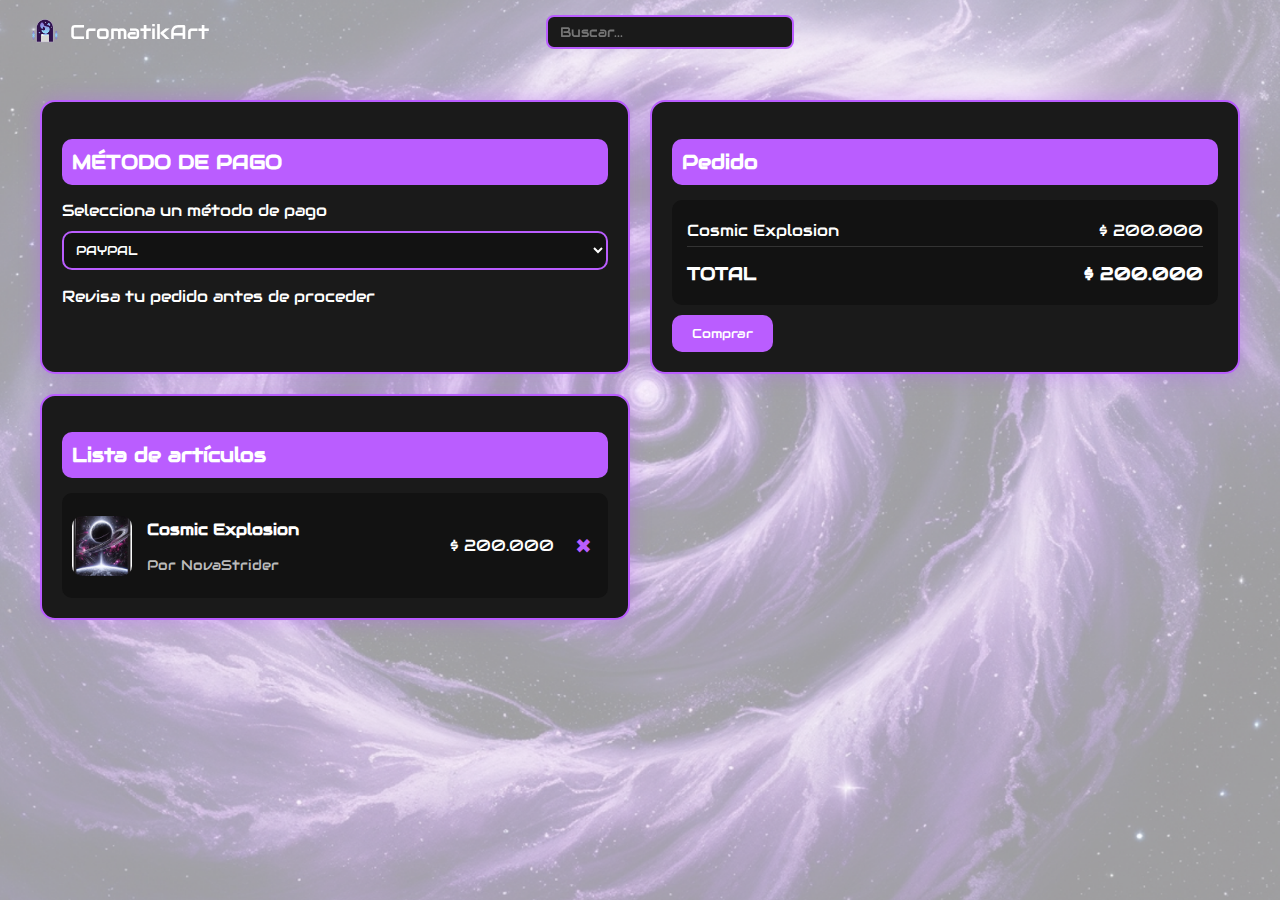
<file: carrito.html>
<!DOCTYPE html>
<html lang="es">
<head>
    <meta charset="UTF-8">
    <title>Carrito - CromatikArt</title>
    <link href="https://fonts.googleapis.com/css2?family=Audiowide&display=swap" rel="stylesheet">
    <link rel="stylesheet" href="carrito.css">
</head>
<body>

    <!-- Encabezado fijo -->
    <header class="header">
        <div class="logo-container">
            <img src="images/logo.png" alt="CromatikArt Logo" class="logo-img-small">
            <span class="logo-text">CromatikArt</span>
        </div>
    
        <div class="search-container">
            <input type="text" id="search" placeholder="Buscar...">
        </div>
    </header>

    <!-- Contenido principal -->
    <main class="carrito-contenido">
        <section class="metodo-pago">
            <h2>MÉTODO DE PAGO</h2>
            <label for="metodo">Selecciona un método de pago</label>
            <select id="metodo">
                <option value="paypal">PAYPAL</option>
                <option value="visa">VISA</option>
                <option value="mastercard">MASTERCARD</option>
                <option value="nequi">NEQUI</option>
            </select>
            <p>Revisa tu pedido antes de proceder</p>
        </section>

        <section class="pedido">
            <h2>Pedido</h2>
            <div class="tabla-pedido">
                <div class="fila"><span>Cosmic Explosion</span><span>$ 200.000</span></div>
                <div class="fila total"><span>TOTAL</span><span>$ 200.000</span></div>
            </div>
            <button class="btn-comprar" onclick="mostrarMensaje()">Comprar</button>
        </section>

        <section class="lista-articulos">
            <h2>Lista de artículos</h2>
            <div class="articulo">
                <img src="images/cosmic-explosion.jpg" alt="Cosmic Explosion">
                <div class="info">
                    <p class="titulo">Cosmic Explosion</p>
                    <p class="autor">Por NovaStrider</p>
                </div>
                <span class="precio">$ 200.000</span>
                <button class="eliminar">✖</button>
            </div>
        </section>
    </main>

    <script>
        function mostrarMensaje() {
            alert("¡Compra exitosa!");
        }
    </script>

</body>
</html>
</file>
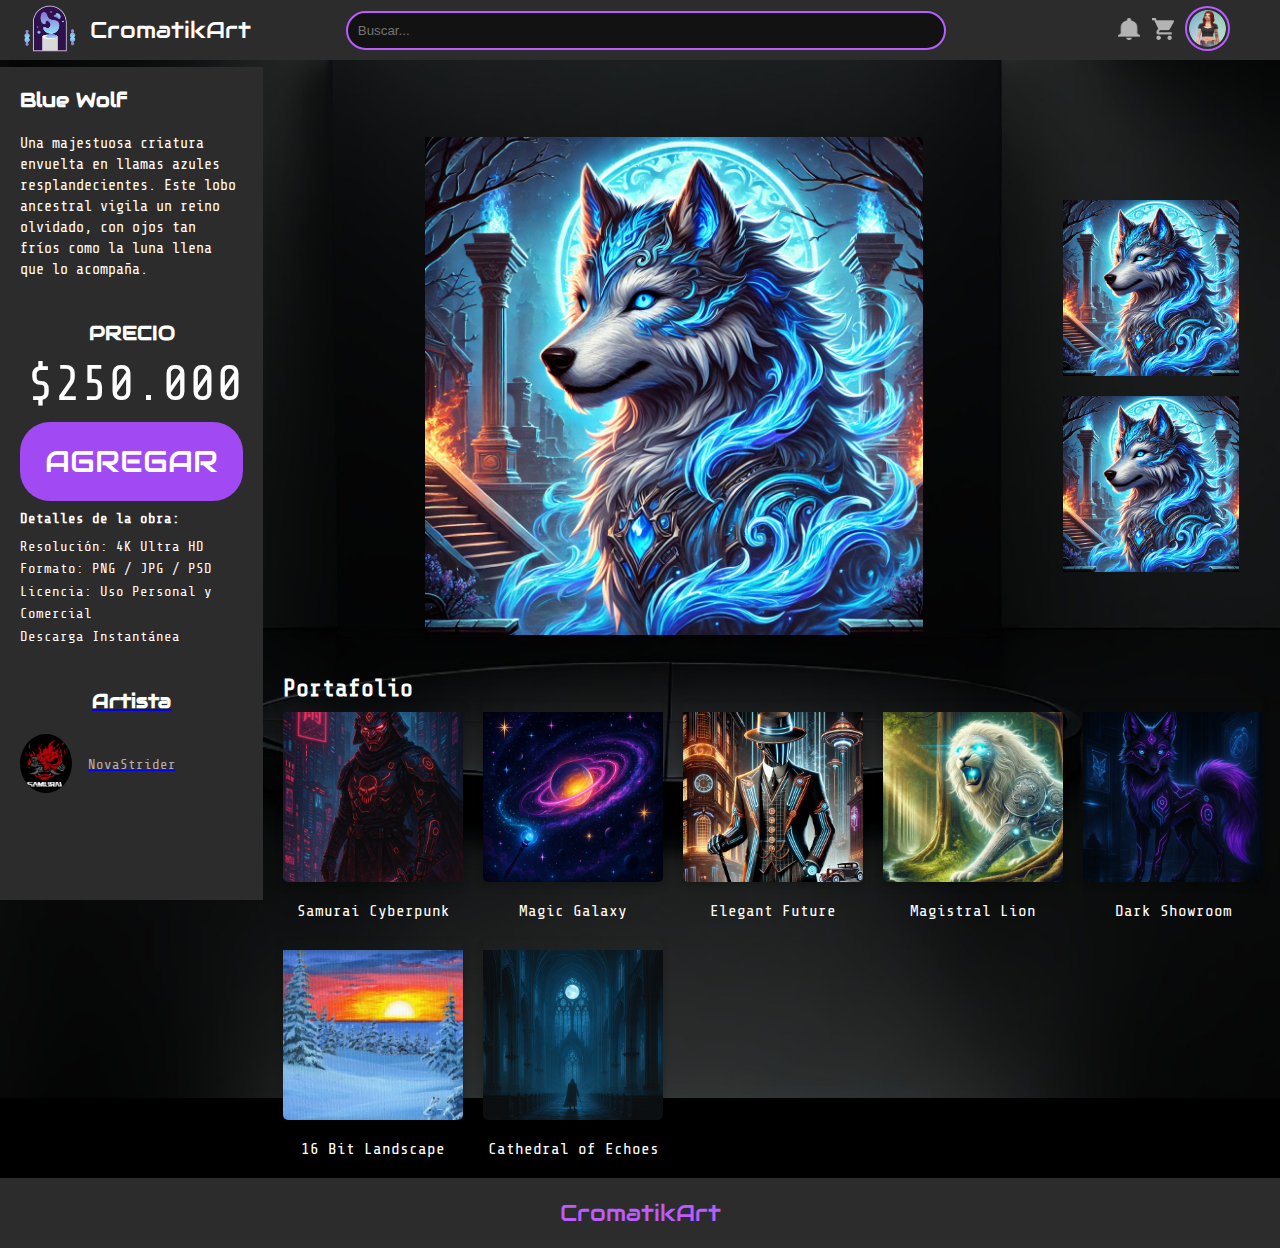
<file: Descripción.html>
<!DOCTYPE html>
<html lang="es">
  <head>
    <meta charset="UTF-8" />
    <meta name="viewport" content="width=device-width, initial-scale=1.0" />
    <title>Blue Wolf - CromatikArt</title>
    <link
      href="https://fonts.googleapis.com/css2?family=Audiowide&family=Share+Tech+Mono&display=swap"
      rel="stylesheet"
    />
    <link rel="stylesheet" href="Descripción.css" />
  </head>

  <body>
    <div class="page-container">
      <!-- ENCABEZADO -->
      <header class="header">
        <div class="header-left">
          <div class="logo">
            <img src="imagenes/logo.png" alt="CromatikArt Logo" class="logo-img" />
            <span class="logo-text">CromatikArt</span>
          </div>
          
        </div>

        <div class="header-center">
          <div class="search-bar">
            <input type="text" placeholder="Buscar..." id="searchInput" aria-label="Buscar en la galería" />
          </div>
        </div>

        <div class="header-right">
          <div class="icons">
            <button aria-label="Notificaciones">
              <img src="icons/bell.png" alt="Notificaciones" />
            </button>
            <button aria-label="Carrito de compras">
              <img src="icons/cart.png" alt="Carrito" />
            </button>
            <button aria-label="Perfil">
              <img src="icons/user.png" alt="Perfil de usuario" />
            </button>
          </div>
        </div>
      </header>

     <!-- SIDEBAR DEL PRODUCTO -->
     <aside class="product-sidebar">
      <h1 class="product-title" id="tituloObra">Título</h1>
      <p class="product-description" id="descripcionObra">Descripción de la obra</p>

      <h2 class="price-label">PRECIO</h2>
      <p class="price-value" id="precioObra">$250.000</p>

      <button id="boton-agregar" class="btn-agregar">AGREGAR</button>

      <h3 class="details-title">Detalles de la obra:</h3>
      <p class="product-specs">
        <span>Resolución: 4K Ultra HD</span><br />
        <span>Formato: PNG / JPG / PSD</span><br />
        <span>Licencia: Uso Personal y Comercial</span><br />
        <span>Descarga Instantánea</span>
      </p>

      <a href="perfilArtista.html" class="artist-button">
        <div class="artist-info">
          <h3 class="artist-label">Artista</h3>
          <img src="imagenes/CP2077_Samurai_Logo.webp" alt="Artist avatar" class="artist-avatar" />
          <p class="artist-name" id="artistaObra">NovaStrider</p>
        </div>
      </a>
    </aside>

    <!-- CONTENIDO PRINCIPAL -->
    <main class="main-content">
      <section class="artwork-display">
        <div class="main-image-container">
          <img src="" alt="Obra" class="main-artwork" id="imagenObra" />
          <div class="thumbnails-container" id="contenedor-thumbnails">
            <!-- Los thumbnails se añadirán dinámicamente -->
          </div>
        </div>
      </section>

      <section class="portfolio-section">
        <h2 class="portfolio-title">Portafolio</h2>
        <div class="portfolio-grid" id="portafolio">
          <!-- El portafolio se añadirá dinámicamente -->
        </div>
      </section>
    </main>

    <footer class="site-footer">
      <p class="footer-brand">CromatikArt</p>
    </footer>
  </div>

  <script>
    const boton = document.getElementById('boton-agregar');
    boton.addEventListener('click', () => {
      boton.classList.toggle('agregado');
      boton.innerText = boton.classList.contains('agregado') ? 'AGREGADO' : 'AGREGAR';
    });
  </script>

  <script src="Descripción.js"></script>
</body>
</html>
</file>
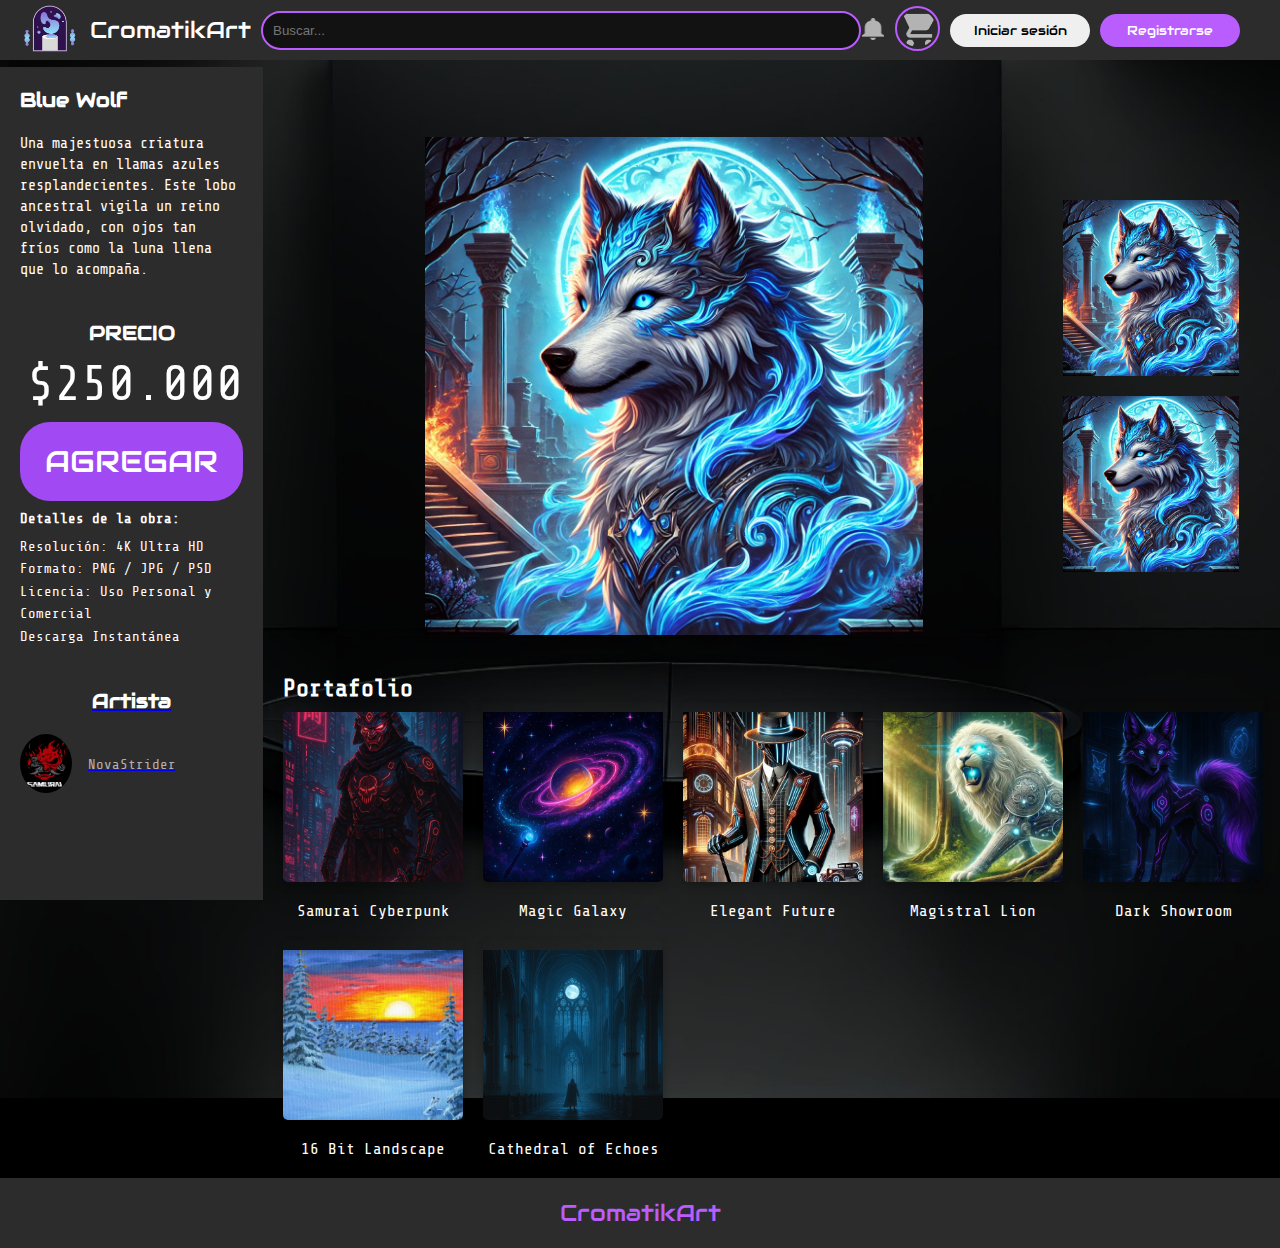
<file: DescripciónSinLogin.html>
<!DOCTYPE html>
<html lang="es">
  <head>
    <meta charset="UTF-8" />
    <meta name="viewport" content="width=device-width, initial-scale=1.0" />
    <title>Descripción de Obra - CromatikArt</title>
    <link href="https://fonts.googleapis.com/css2?family=Audiowide&family=Share+Tech+Mono&display=swap" rel="stylesheet" />
    <link rel="stylesheet" href="DescripciónSinLogin.CSS" />
  </head>

  <body>
    <div class="page-container">
      <!-- ENCABEZADO -->
      <header class="header">
        <div class="header-left">
          <div class="logo">
            <img src="imagenes/logo.png" alt="CromatikArt Logo" class="logo-img" />
            <span class="logo-text">CromatikArt</span>
          </div>
          <nav class="nav">
            
          </nav>
        </div>

        <div class="header-center">
          <div class="search-bar">
            <input type="text" placeholder="Buscar..." id="searchInput" aria-label="Buscar en la galería" />
          </div>
        </div>

        <div class="header-right">
          <div class="icons">
            <button aria-label="Notificaciones">
              <img src="icons/bell.png" alt="Notificaciones" />
            </button>
            <button aria-label="Carrito de compras">
              <img src="icons/cart.png" alt="Carrito" />
            </button>
            
          </div>
          <button class="btn login-btn" aria-label="Iniciar sesión">Iniciar sesión</button>
          <button class="btn register-btn" aria-label="Registrarse">Registrarse</button>
        </div>
      </header>

      <!-- SIDEBAR DEL PRODUCTO -->
      <aside class="product-sidebar">
        <h1 class="product-title" id="tituloObra">Título</h1>
        <p class="product-description" id="descripcionObra">Descripción de la obra</p>

        <h2 class="price-label">PRECIO</h2>
        <p class="price-value" id="precioObra">$250.000</p>

        <button id="boton-agregar" class="btn-agregar">AGREGAR</button>

        <h3 class="details-title">Detalles de la obra:</h3>
        <p class="product-specs">
          <span>Resolución: 4K Ultra HD</span><br />
          <span>Formato: PNG / JPG / PSD</span><br />
          <span>Licencia: Uso Personal y Comercial</span><br />
          <span>Descarga Instantánea</span>
        </p>

        <a href="perfilArtista.html" class="artist-button">
          <div class="artist-info">
            <h3 class="artist-label">Artista</h3>
            <img src="imagenes/CP2077_Samurai_Logo.webp" alt="Artist avatar" class="artist-avatar" />
            <p class="artist-name" id="artistaObra">NovaStrider</p>
          </div>
        </a>
        
      </aside>

      <!-- CONTENIDO PRINCIPAL -->
      <main class="main-content">
        <section class="artwork-display">
          <div class="main-image-container">
            <img src="" alt="Obra" class="main-artwork" id="imagenObra" />
            <div class="thumbnails-container" id="contenedor-thumbnails">
              <!-- Los thumbnails se añadirán dinámicamente -->
            </div>
          </div>
        </section>

        <section class="portfolio-section">
          <h2 class="portfolio-title">Portafolio</h2>
          <div class="portfolio-grid" id="portafolio">
            <!-- El portafolio se añadirá dinámicamente -->
          </div>
        </section>
      </main>

      <footer class="site-footer">
        <p class="footer-brand">CromatikArt</p>
      </footer>
    </div>

    <script>
      const boton = document.getElementById('boton-agregar');
      boton.addEventListener('click', () => {
        boton.classList.toggle('agregado');
        boton.innerText = boton.classList.contains('agregado') ? 'AGREGADO' : 'AGREGAR';
      });
    </script>

    <script src="DescripciónSinLogin.js"></script>
  </body>
</html>
</file>
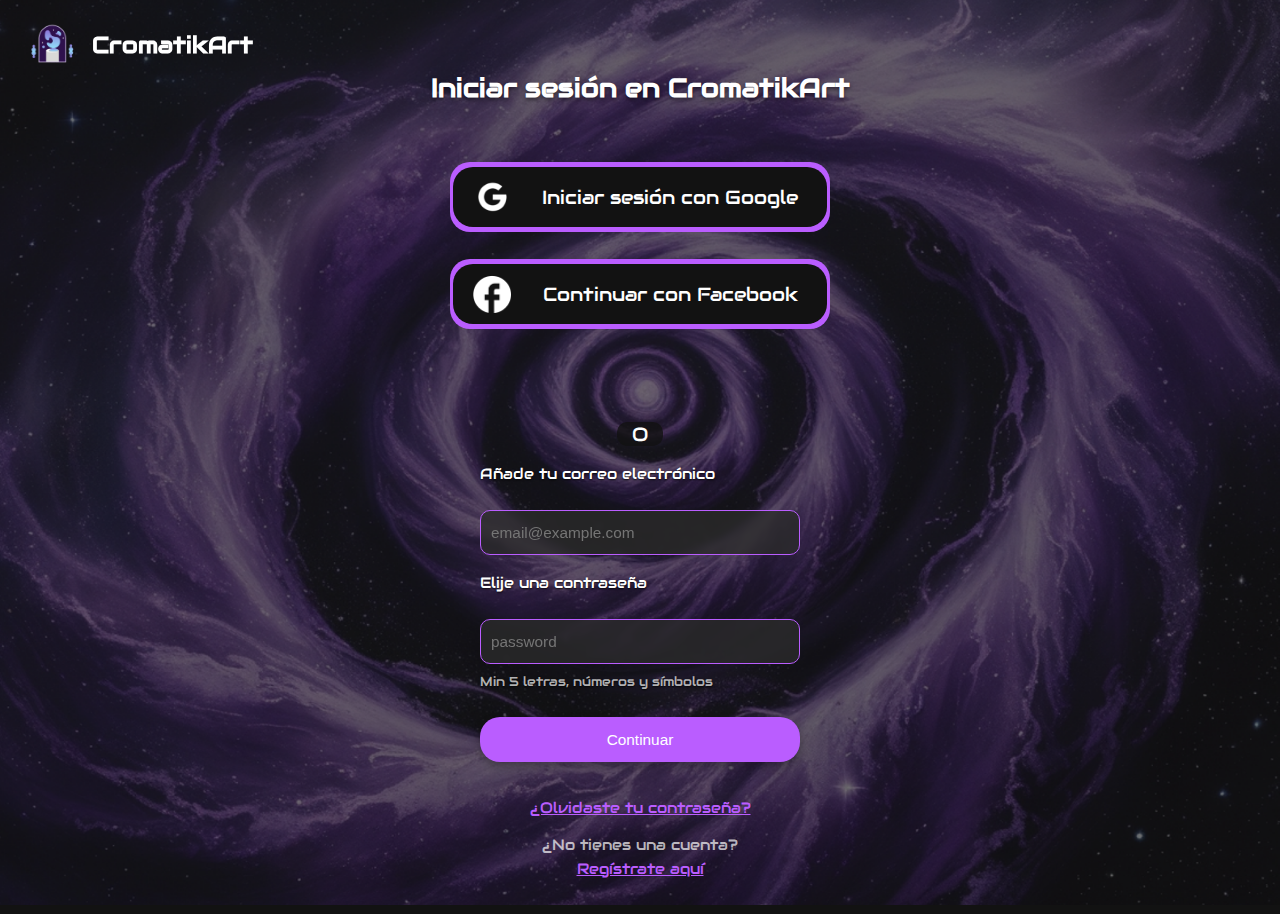
<file: login.html>
<!DOCTYPE html>
<html lang="es">
<head>
  <meta charset="UTF-8">
  <meta name="viewport" content="width=device-width, initial-scale=1.0, maximum-scale=1.0, user-scalable=no">
  <title>Iniciar o Registrarse - CromatikArt</title>
  <link href="https://fonts.googleapis.com/css2?family=Audiowide&display=swap" rel="stylesheet">
  <link rel="stylesheet" href="login.css">
</head>
<body>
  <!-- Logo y encabezado -->
  <header class="logo-container">
    <a href="index.html" class="logo-link">
      <img src="images/logo.png" alt="Logo CromatikArt" class="logo">
      <h1 class="brand">CromatikArt</h1>
    </a>
  </header>
  

  <!-- Contenedor principal para el formulario y botones de social login -->
  <div class="container">
    <h2 class="title">Iniciar sesión en CromatikArt</h2>

    <div class="social-login">
      <!-- Botón Google -->
      <button class="social-button google">
        <div class="social-button-inner">
          <img src="icons/google.png" alt="Google">
          <span>Iniciar sesión con Google</span>
        </div>
      </button>
    
      <!-- Botón Facebook -->
      <button class="social-button facebook">
        <div class="social-button-inner">
          <img src="icons/face.png" alt="Facebook">
          <span>Continuar con Facebook</span>
        </div>
      </button>
    </div>

    <hr class="divider">

    <div class="Option">
      <span>O</span>
    </div>

    <!-- Formulario de login -->
    <form class="form">
      <label for="email">Añade tu correo electrónico</label>
      <div class="input-wrapper">
        <input type="email" id="email" placeholder="email@example.com">
      </div>

      <label for="password">Elije una contraseña</label>
      <div class="input-wrapper">
        <input type="password" id="password" placeholder="password">
      </div>
      <p class="hint">Min 5 letras, números y símbolos</p>

      <button type="submit" class="submit-btn">Continuar</button>

            <!-- Nuevos elementos -->
      <div class="form-footer">
        <a href="recuperar-password.html" class="forgot-password">¿Olvidaste tu contraseña?</a>
        <div class="register-container">
          <span class="no-account">¿No tienes una cuenta?</span>
          <a href="registro.html" class="register-link">Regístrate aquí</a>
        </div>
      </div>

    </form>
  </div>

  <script src="login.js"></script>
</body>
</html>
</file>
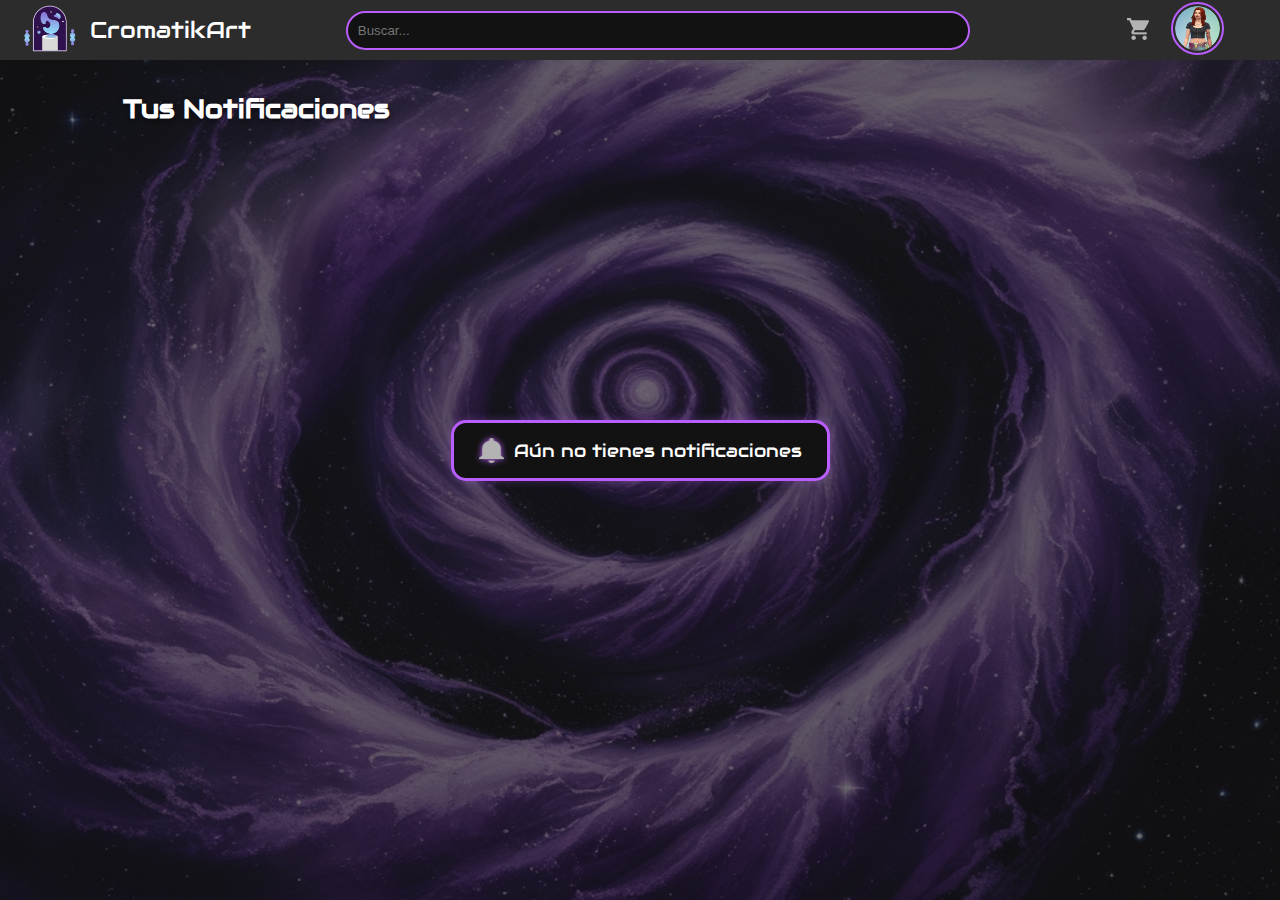
<file: Notificaciones.html>
<!DOCTYPE html>
<html lang="es">
<head>
    <meta charset="UTF-8">
    <meta name="viewport" content="width=device-width, initial-scale=1.0">
    <title>CromatikArt</title>

    <!-- Fuente personalizada -->
    <link href="https://fonts.googleapis.com/css2?family=Audiowide&display=swap" rel="stylesheet">

    <!-- Estilos -->
    <link rel="stylesheet" href="Notificaciones.css">

    <!-- Script -->
    <script defer src="Notificaciones.js"></script>
</head>
<body>

    <h2 class="title">Tus Notificaciones</h2>

    <div class="notificacion">
        <img src="icons/bell.png" alt="Campana" class="icono-campana">
        <span>Aún no tienes notificaciones</span>
    </div>
    
    <!-- Encabezado fijo -->
    <header class="header">
        <!-- Lado izquierdo: Logo y navegación -->
        <div class="header-left">
            <a href="index.html" class="logo" aria-label="Ir a la página principal">
                <img src="images/logo.png" alt="CromatikArt Logo" class="logo-img">
                <span class="logo-text">CromatikArt</span>
            </a>
          
        </div>

        <!-- Centro: Barra de búsqueda -->
        <div class="header-center">
            <div class="search-bar">
                <input type="text" placeholder="Buscar..." id="searchInput" aria-label="Buscar en la galería">
            </div>
        </div>

        <!-- Lado derecho: Iconos y botón de perfil -->
        <div class="header-right">
            <div class="icons">
                <button aria-label="Carrito de compras">
                    <img src="icons/cart.png" alt="Carrito">
                </button>
                <button aria-label="Perfil">
                    <img src="icons/user.png" alt="Perfil de usuario">
                </button>
            </div>
        </div>

    
    </header>

</body>
</html>
</file>
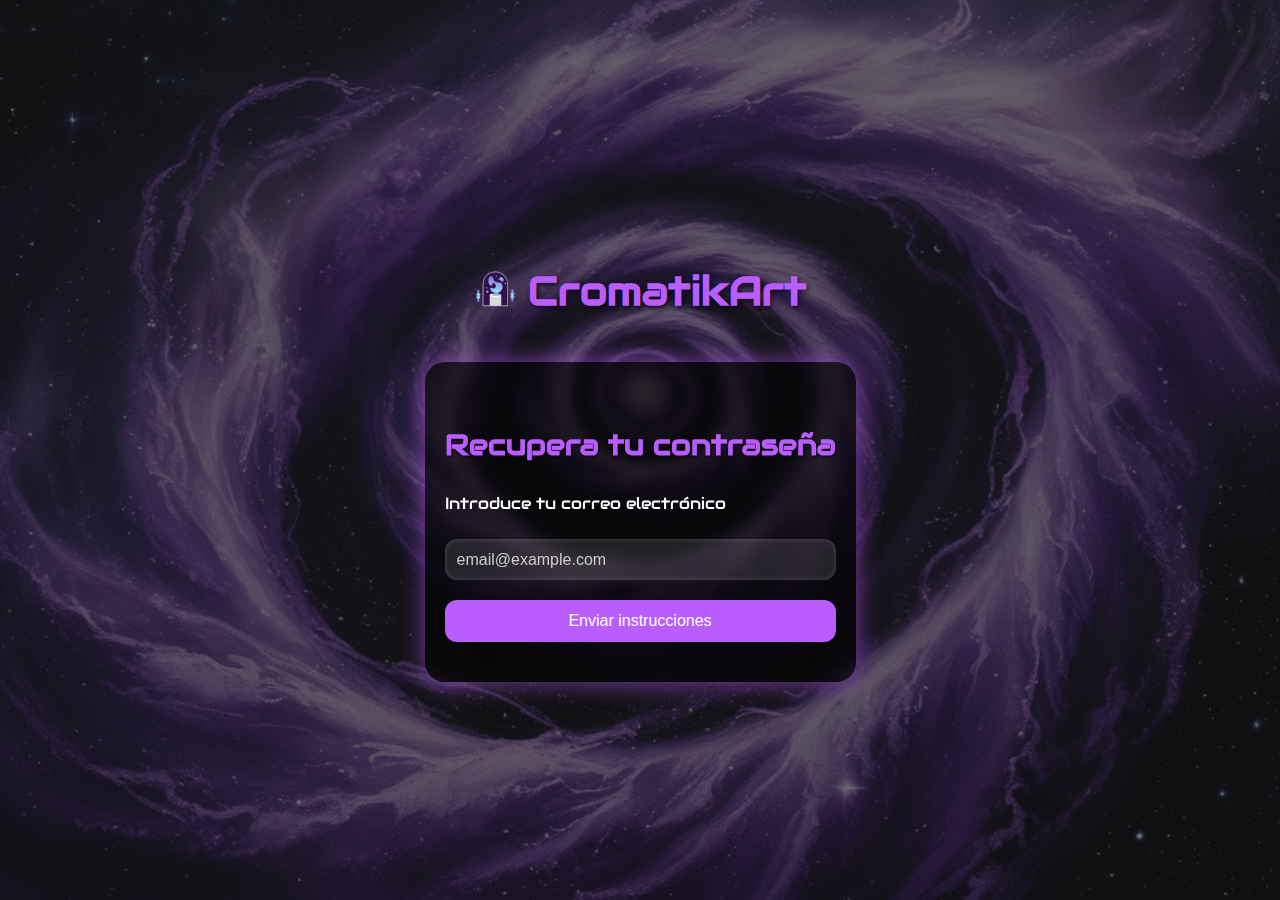
<file: recuperar.html>
<!DOCTYPE html>
<html lang="es">
<head>
  <meta charset="UTF-8">
  <meta name="viewport" content="width=device-width, initial-scale=1.0, maximum-scale=1.0, user-scalable=no">
  <title>Recuperar contraseña - CromatikArt</title>
  <link href="https://fonts.googleapis.com/css2?family=Audiowide&display=swap" rel="stylesheet">
  <link rel="stylesheet" href="recuperar.css">
</head>

<body>
  <header class="logo-container">
    <a href="index.html" class="logo-link">
      <img src="images/logo.png" alt="Logo CromatikArt" class="logo">
      <h1 class="brand">CromatikArt</h1>
    </a>
  </header>

  <div class="container">
    <h2 class="title">Recupera tu contraseña</h2>

    <form class="form">
      <label for="email">Introduce tu correo electrónico</label>
      <div class="input-wrapper">
        <input type="email" id="email" placeholder="email@example.com" required>
      </div>

      <button type="submit" class="submit-btn">Enviar instrucciones</button>
    </form>
  </div>

  <script src="recuperar.js"></script>
</body>
</html>
</file>
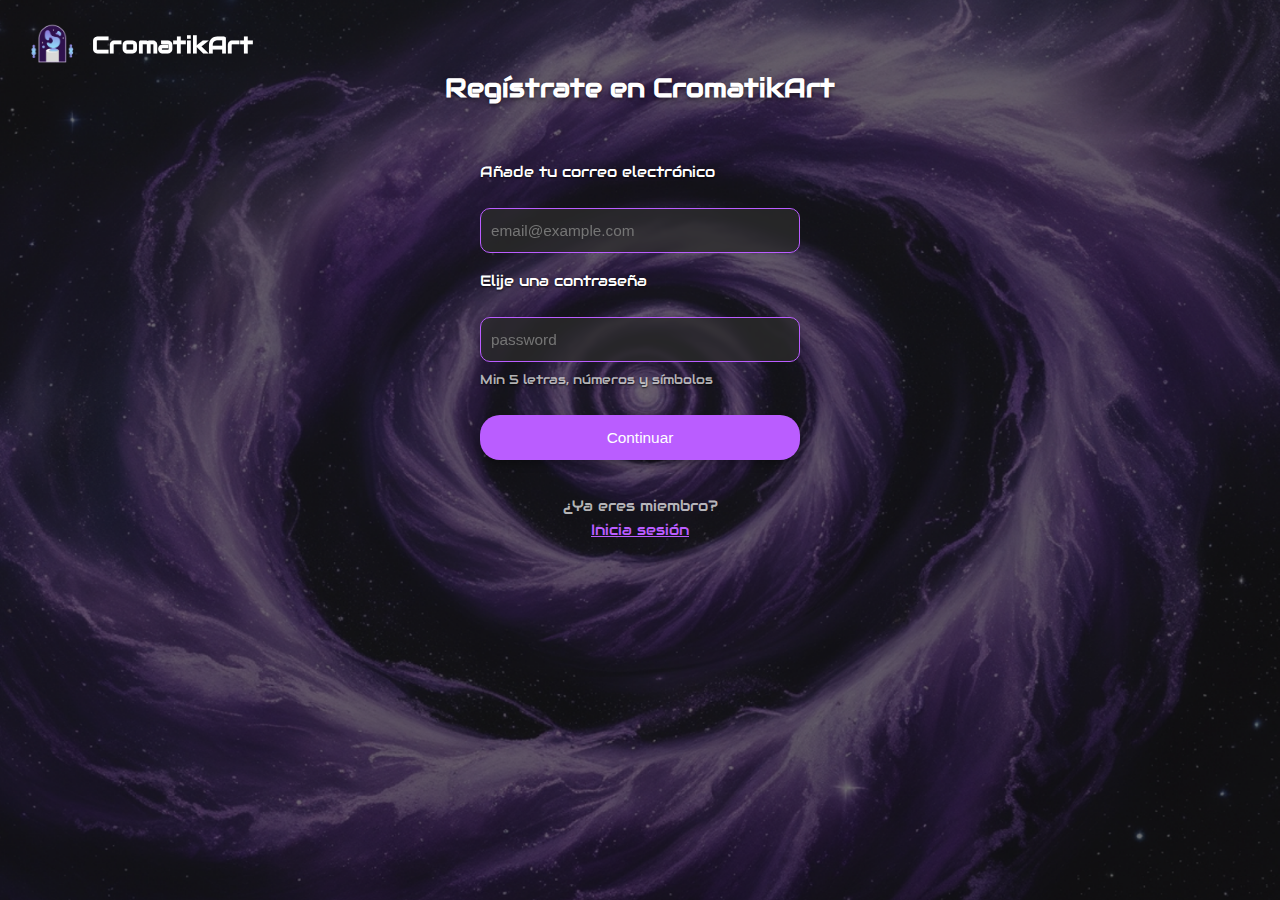
<file: register.html>
<!DOCTYPE html>
<html lang="es">
<head>
  <meta charset="UTF-8">
  <meta name="viewport" content="width=device-width, initial-scale=1.0, maximum-scale=1.0, user-scalable=no">
  <title>Registro - CromatikArt</title>
  <link href="https://fonts.googleapis.com/css2?family=Audiowide&display=swap" rel="stylesheet">
  <link rel="stylesheet" href="register.css">
</head>

<body>
    <header class="logo-container">
        <a href="index.html" class="logo-link">
          <img src="images/logo.png" alt="Logo CromatikArt" class="logo">
          <h1 class="brand">CromatikArt</h1>
        </a>
      </header>
      

  <div class="container">
    <h2 class="title">Regístrate en CromatikArt</h2>

    <!-- Formulario de registro -->
    <form class="form">
      <label for="email">Añade tu correo electrónico</label>
      <div class="input-wrapper">
        <input type="email" id="email" placeholder="email@example.com">
      </div>

      <label for="password">Elije una contraseña</label>
      <div class="input-wrapper">
        <input type="password" id="password" placeholder="password">
      </div>
      <p class="hint">Min 5 letras, números y símbolos</p>

      <button type="submit" class="submit-btn">Continuar</button>

      <!-- Footer actualizado -->
      <div class="form-footer">
        <div class="register-container">
          <span class="no-account">¿Ya eres miembro?</span>
          <a href="login.html" class="register-link">Inicia sesión</a>
        </div>
      </div>
    </form>
  </div>

  <script src="register.js"></script>
</body>
</html>
</file>
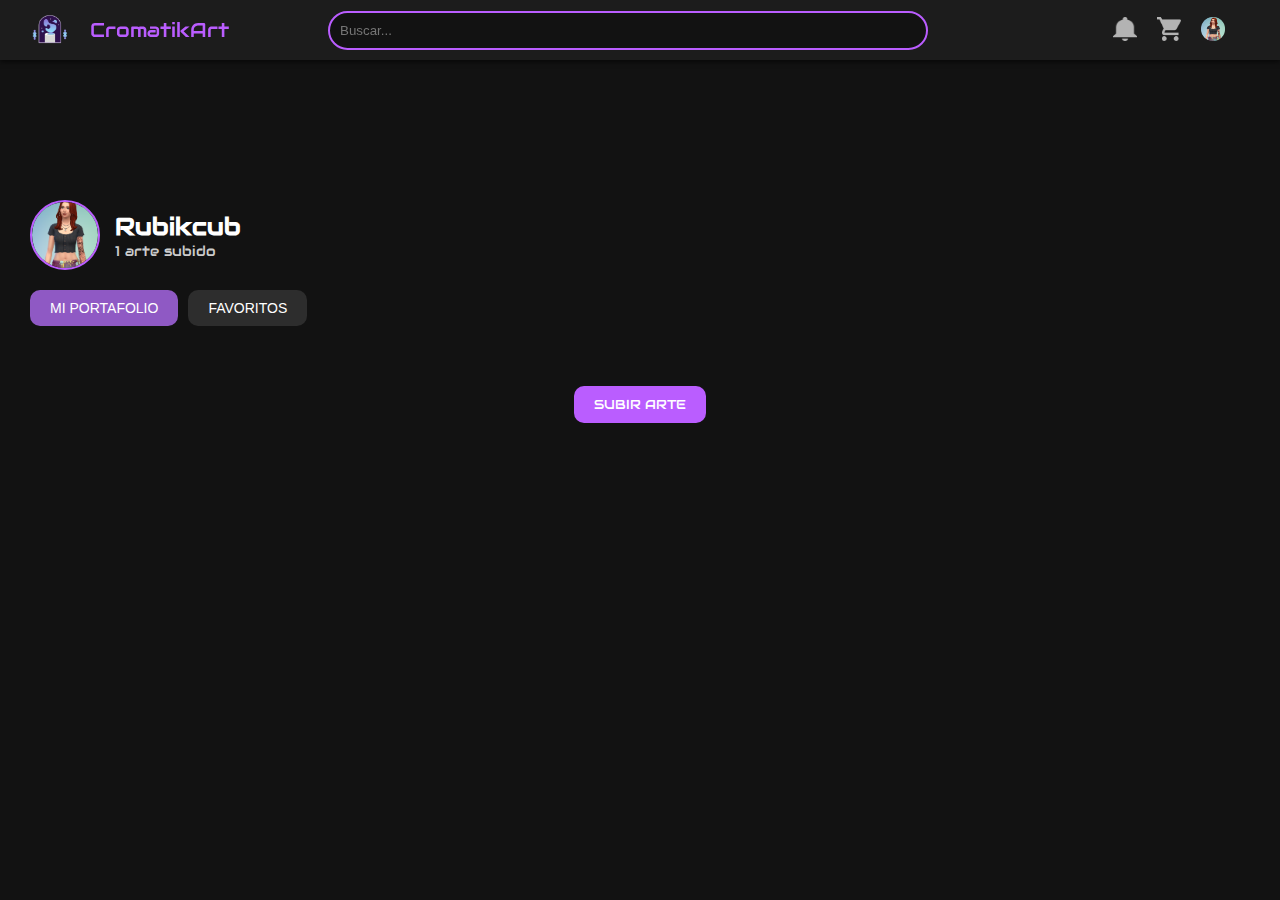
<file: user.html>
<!DOCTYPE html>
<html lang="es">
<head>
    <meta charset="UTF-8">
    <meta name="viewport" content="width=device-width, initial-scale=1.0">
    <title>CromatikArt</title>

    <!-- Fuente Audiowide -->
    <link href="https://fonts.googleapis.com/css2?family=Audiowide&display=swap" rel="stylesheet">

    <link rel="stylesheet" href="user.css">
    <script defer src="user.js"></script>

    <style>
        * {
            margin: 0;
            padding: 0;
            box-sizing: border-box;
        }

        body {
            background-color: #121212;
            color: white;
            font-family: 'Audiowide', sans-serif;
            padding-top: 100px;
        }

        .header {
            position: fixed;
            top: 0;
            left: 0;
            width: 100%;
            background-color: #1c1c1c;
            display: flex;
            justify-content: space-between;
            align-items: center;
            padding: 10px 30px;
            box-shadow: 0 2px 5px rgba(0, 0, 0, 0.6);
            z-index: 1000;
        }

        .logo {
            display: flex;
            align-items: center;
            gap: 10px;
        }

        .logo-img {
            width: 40px;
            height: 40px;
        }

        .logo-text {
            font-size: 20px;
            color: #ba5dff;
        }

        .nav-btn {
            margin-left: 20px;
            background: none;
            border: 2px solid #ba5dff;
            color: #ba5dff;
            padding: 6px 14px;
            border-radius: 10px;
            cursor: pointer;
        }

     

        .icons button {
            background: none;
            border: none;
            margin-left: 10px;
        }

        .icons img {
            width: 24px;
            height: 24px;
        }

        .perfil-usuario {
            padding: 20px 30px;
            background-color: #121212;
            color: white;
            font-family: 'Audiowide', sans-serif;
        }

        .usuario-info {
            display: flex;
            align-items: center;
            gap: 15px;
            margin-bottom: 20px;
        }

        .usuario-foto {
            width: 70px;
            height: 70px;
            border-radius: 50%;
            object-fit: cover;
            border: 2px solid #ba5dff;
        }

        .usuario-nombre {
            margin: 0;
            font-size: 24px;
        }

        .usuario-obras {
            margin: 0;
            font-size: 14px;
            color: #ccc;
        }

        .tabs-perfil {
            display: flex;
            gap: 10px;
            margin-top: 10px;
        }

        .tab {
            background-color: #2d2d2d;
            border: none;
            padding: 10px 20px;
            border-radius: 10px;
            color: white;
            cursor: pointer;
            font-size: 14px;
            transition: background 0.3s;
        }

        .tab.activo,
        .tab:hover {
            background-color: #8f59c4;
        }

        .upload-section {
            margin-top: 40px;
            text-align: center;
        }

        .register-btn {
            background-color: #ba5dff;
            color: white;
            border: none;
            padding: 10px 20px;
            border-radius: 10px;
            font-family: 'Audiowide', sans-serif;
            cursor: pointer;
        }

        .formulario-arte {
            background-color: #1c1c1c;
            border: 2px solid #ba5dff;
            border-radius: 20px;
            padding: 20px;
            width: 90%;
            max-width: 500px;
            margin: 20px auto;
            color: white;
        }

        .formulario-arte h3 {
            color: #ba5dff;
            margin-bottom: 15px;
            text-align: center;
        }

        .formulario-arte form {
            display: flex;
            flex-direction: column;
            gap: 12px;
        }

        .formulario-arte input,
        .formulario-arte textarea {
            background-color: #121212;
            border: 1px solid #ba5dff;
            border-radius: 10px;
            padding: 10px;
            color: white;
            font-family: 'Audiowide', sans-serif;
        }
    </style>
</head>
<body>
    <!-- Encabezado fijo -->
    <header class="header">
        <div class="header-left">
            <div class="logo">
                <img src="images/logo.png" alt="CromatikArt Logo" class="logo-img">
                <span class="logo-text">CromatikArt</span>
            </div>

        </div>

        <!-- Centro: Barra de búsqueda -->
        <div class="header-center">
            <div class="search-bar">
                <input type="text" placeholder="Buscar..." id="searchInput" aria-label="Buscar en la galería">
            </div>
        </div>

          <!-- Lado derecho: Iconos y botón de perfil -->
        <div class="header-right">
            <div class="icons">
                <button aria-label="Notificaciones">
                    <img src="icons/bell.png" alt="Notificaciones">
                </button>
                <button aria-label="Carrito de compras">
                    <img src="icons/cart.png" alt="Carrito">
                </button>
                <button aria-label="Perfil">
                    <img src="icons/user.png" alt="Perfil de usuario">
                </button>
            </div>
        </div>
    </header>

    <!-- Espaciado para que no se esconda detrás del header -->
    <div style="height: 80px;"></div>

    <!-- PERFIL DE USUARIO -->
    <section class="perfil-usuario">
        <div class="usuario-info">
            <img src="icons/user.png" alt="Foto de perfil" class="usuario-foto">
            <div>
                <h2 class="usuario-nombre">Rubikcub</h2>
                <p class="usuario-obras">1 arte subido</p>
            </div>
        </div>

        <div class="tabs-perfil">
            <button class="tab activo">MI PORTAFOLIO</button>
            <button class="tab">FAVORITOS</button>
        </div>
    </section>

    <!-- Sección del botón SUBIR ARTE -->
    <div class="upload-section">
        <button class="btn register-btn" onclick="mostrarFormulario()">SUBIR ARTE</button>
    </div>

    <!-- Formulario oculto inicialmente -->
    <div id="formularioArte" class="formulario-arte" style="display: none;">
        <h3>Sube tu arte</h3>
        <form>
            <label>Nombre de la obra:</label>
            <input type="text" placeholder="Ej. Portal Cósmico">

            <label>Precio:</label>
            <input type="text" placeholder="Ej. $150">

            <label>Descripción:</label>
            <textarea rows="3" placeholder="Describe tu obra..."></textarea>

            <label>Detalles de la obra:</label>
            <textarea rows="3" placeholder="Técnica, dimensiones, año..."></textarea>

            <button type="button" class="btn register-btn">Compartir</button>
        </form>
    </div>

    <script>
        function mostrarFormulario() {
            const form = document.getElementById('formularioArte');
            form.style.display = (form.style.display === 'none') ? 'block' : 'none';
        }
    </script>
</body>
</html>
</file>
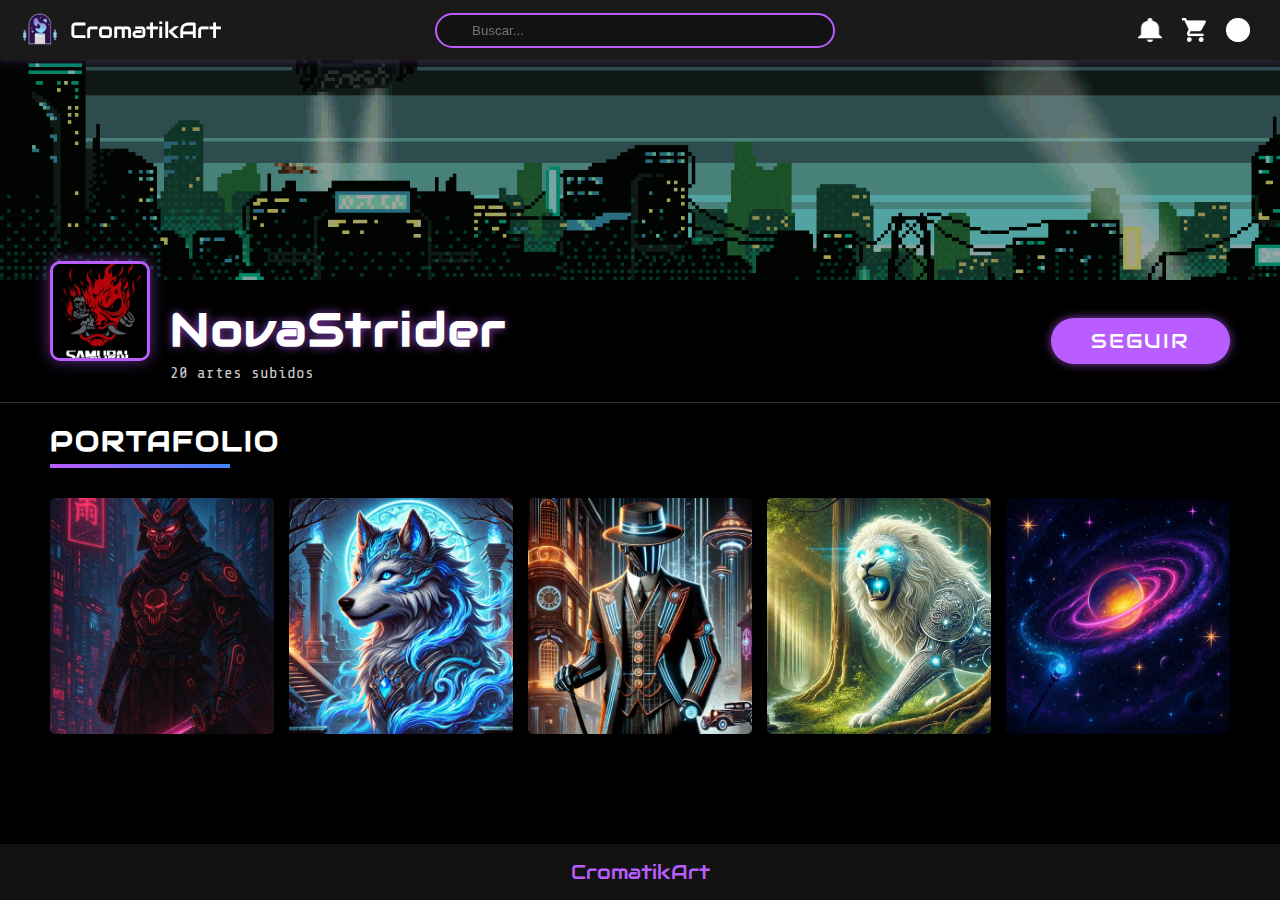
<file: UsuarioNova.html>
<!DOCTYPE html>
<html lang="es">
<head>
  <meta charset="UTF-8">
  <meta name="viewport" content="width=device-width, initial-scale=1.0">
  <title>NovaStrider - CromatikArt</title>
  <link href="https://fonts.googleapis.com/css2?family=Audiowide&family=Share+Tech+Mono&display=swap" rel="stylesheet">
  <link rel="stylesheet" href="UsuarioNova.CSS">
  <script defer src="UsuarioNova.js"></script>
</head>
<body>
  <div class="page-container">
    <!-- HEADER -->
    <header class="header">
        <div class="header-left">
          <div class="logo">
            <img src="imagenes/logo.png" alt="CromatikArt Logo" class="logo-img" />
            <span class="logo-text">CromatikArt</span>
          </div>
          
        </div>

        <div class="header-center">
          <div class="search-bar">
            <input type="text" placeholder="Buscar..." id="searchInput" aria-label="Buscar en la galería" />
          </div>
        </div>

        <div class="header-right">
          <div class="icons">
            <button aria-label="Notificaciones">
              <img src="icons/bell.png" alt="Notificaciones" />
            </button>
            <button aria-label="Carrito de compras">
              <img src="icons/cart.png" alt="Carrito" />
            </button>
            <button aria-label="Perfil">
              <img src="icons/user.png" alt="Perfil de usuario" />
            </button>
          </div>
        </div>
      </header>

    <!-- PERFIL DE USUARIO -->
    <div class="profile-container">
      <!-- Banner del perfil -->
      <div class="profile-banner">
        <img src="imagenes/Cyberpunk Skyline.png" alt="Banner de perfil" class="banner-img">
      </div>

      <!-- Información del perfil -->
      <div class="profile-info">
        <div class="profile-left">
          <div class="profile-avatar-container">
            <img src="imagenes/CP2077_Samurai_Logo.webp" alt="Avatar de NovaStrider" class="profile-avatar">
          </div>
          <div class="profile-details">
            <h1 class="profile-name">NovaStrider</h1>
            <p class="profile-stats">20 artes subidos</p>
          </div>
        </div>
        <div class="profile-actions">
          <button id="followButton" class="btn-follow">SEGUIR</button>
        </div>
      </div>

      <!-- Portafolio del usuario -->
      <div class="user-portfolio">
        <div class="portfolio-header">
          <div>
            <h2 class="portfolio-title">PORTAFOLIO</h2>
            <div class="portfolio-underline"></div>
          </div>
        </div>
        
        <div class="portfolio-grid">
          <!-- Obra 1 - Bleeding Streets -->
          <div class="portfolio-item">
            <a href="Descripción.html?id=1">
              <img src="imagenes/Samurai Cyberpunk.png" alt="Bleeding Streets" class="portfolio-image">
        </a>
          </div>
          
          <!-- Obra 2 - Blue Wolf -->
          <div class="portfolio-item">
            <a href="Descripción.html?id=2">
              <img src="imagenes/Blue Wolf.webp" alt="Blue Wolf" class="portfolio-image">
        </a>
          </div>
          
          <!-- Obra 3 - Elegant Future -->
          <div class="portfolio-item">
            <a href="Descripción.html?id=3">
              <img src="imagenes/Elegant Future.png" alt="Elegant Future" class="portfolio-image">
        </a>
          </div>
          
          <!-- Obra 4 - Magistral Lion -->
          <div class="portfolio-item">
            <a href="Descripción.html?id=4">
              <img src="imagenes/Magistral Lion.jpeg" alt="Magistral Lion" class="portfolio-image">
        </a>
          </div>
          
          <!-- Obra 5 - Magic Galaxy -->
          <div class="portfolio-item">
            <a href="Descripción.html?id=5">
              <img src="imagenes/Magic Galaxy.png" alt="Magic Galaxy" class="portfolio-image">
        </a>
          </div>
          <!-- Obra 6 - Cyber Ronin -->
        <div class="portfolio-item">
          <a href="Descripción.html?id=6">
            <img src="imagenes/Dark Showroom.png" alt="Dark Showroom" class="portfolio-image">
</a>
  </div>
  
  <!-- Obra 7 - Digital Dreams -->
  <div class="portfolio-item">
    <a href="Descripción.html?id=7">
      <img src="imagenes/Cathedral of Echoes.png" alt="Cathedral of Echoes" class="portfolio-image">
</a>
  </div>
  
  <!-- Obra 8 - Neon Prophet -->
  <div class="portfolio-item">
    <a href="Descripción.html?id=8">
      <img src="imagenes/16 Bit Landscape.jpeg" alt="16 bit landscape" class="portfolio-image">
</a>
  </div>

 
        </div>
      </div>
    </div>
    
    <!-- FOOTER -->
    <footer class="site-footer">
      <p class="footer-brand">CromatikArt</p>
    </footer>
  </div>
  
  <script>
    // Para añadir comportamiento de hover a las imágenes del portafolio
    document.addEventListener('DOMContentLoaded', () => {
      const portfolioItems = document.querySelectorAll('.portfolio-item');
      
      portfolioItems.forEach(item => {
        item.addEventListener('mouseenter', () => {
          const image = item.querySelector('.portfolio-image');
          image.style.transform = 'scale(1.05)';
          image.style.filter = 'brightness(1.2)';
          image.style.boxShadow = '0 0 20px rgba(186, 93, 255, 0.5)';
        });
        
        item.addEventListener('mouseleave', () => {
          const image = item.querySelector('.portfolio-image');
          image.style.transform = '';
          image.style.filter = '';
          image.style.boxShadow = '';
        });
      });
      
      // Funcionalidad para el botón de seguir/siguiendo
      const followButton = document.getElementById('followButton');
      
      followButton.addEventListener('click', function() {
        if (followButton.classList.contains('btn-follow')) {
          // Cambiar a "SIGUIENDO" (estado seguido)
          followButton.textContent = 'SIGUIENDO';
          followButton.classList.remove('btn-follow');
          followButton.classList.add('btn-following');
        } else {
          // Cambiar a "SEGUIR" (estado no seguido)
          followButton.textContent = 'SEGUIR';
          followButton.classList.remove('btn-following');
          followButton.classList.add('btn-follow');
        }
      });
    });
  </script>
</body>
</html>
</file>
<file: carrito.css>
body {
    margin: 0;
    font-family: 'Audiowide', sans-serif;
    background: url('images/fondo-galaxia.png') no-repeat center center fixed;
    background-size: cover;
    color: white;
    padding-top: 80px;
}

.carrito-contenido {
    display: grid;
    grid-template-columns: 1fr 1fr;
    gap: 20px;
    max-width: 1200px;
    margin: auto;
    padding: 20px;
}

.metodo-pago, .pedido, .lista-articulos {
    background: #1a1a1a;
    border: 2px solid #ba5dff;
    border-radius: 15px;
    padding: 20px;
    box-shadow: 0 0 20px rgba(186, 93, 255, 0.4);
}

.metodo-pago h2, .pedido h2, .lista-articulos h2 {
    background: #ba5dff;
    color: white;
    padding: 10px;
    border-radius: 10px;
    margin-bottom: 15px;
    font-size: 20px;
}

select {
    background: #121212;
    border: 2px solid #ba5dff;
    color: white;
    padding: 8px;
    border-radius: 10px;
    width: 100%;
    margin-top: 10px;
    font-family: 'Audiowide', sans-serif;
}

.tabla-pedido {
    background: #121212;
    padding: 15px;
    border-radius: 10px;
    margin-bottom: 10px;
}

.tabla-pedido .fila {
    display: flex;
    justify-content: space-between;
    padding: 5px 0;
    border-bottom: 1px solid #333;
}

.tabla-pedido .total {
    font-weight: bold;
    font-size: 18px;
    border: none;
    margin-top: 10px;
}

.btn-comprar {
    background: #ba5dff;
    color: white;
    padding: 10px 20px;
    border: none;
    border-radius: 10px;
    cursor: pointer;
    font-family: 'Audiowide', sans-serif;
}

.lista-articulos .articulo {
    display: flex;
    align-items: center;
    background: #121212;
    padding: 10px;
    border-radius: 10px;
    margin-top: 10px;
}

.articulo img {
    width: 60px;
    height: 60px;
    object-fit: cover;
    margin-right: 15px;
    border-radius: 10px;
}

.articulo .info {
    flex-grow: 1;
}

.articulo .titulo {
    font-weight: bold;
}

.articulo .autor {
    font-size: 14px;
    color: #bbb;
}

.articulo .precio {
    margin-right: 15px;
}

.articulo .eliminar {
    background: transparent;
    border: none;
    color: #ba5dff;
    font-size: 20px;
    cursor: pointer;
}

/* -------- CORRECCIONES NUEVAS -------- */

/* LOGO */
.logo-img {
    width: 120px;
    height: auto;
    display: block;
    margin: 20px auto 10px auto;
}

/* BARRA DE BÚSQUEDA */
.search-container {
    position: absolute;
    left: 50%;
    transform: translateX(-50%);
}

.search-container input[type="text"] {
    background-color: #1a1a1a;
    border: 2px solid #ba5dff;
    color: white;
    padding: 6px 12px;
    border-radius: 8px;
    font-family: 'Audiowide', sans-serif;
    font-size: 14px;
    width: 220px;
}

.search-container label {
    color: white;
    font-family: 'Audiowide', sans-serif;
    display: block;
    margin-bottom: 5px;
}
/* HEADER FLEX PARA ORGANIZAR LOGO + BÚSQUEDA */
.header {
    position: fixed;
    top: 0;
    width: 100%;
    background: transparent;
    display: flex;
    align-items: center;
    justify-content: space-between;
    padding: 15px 30px;
    z-index: 1000;
}

/* Logo y texto juntos alineados a la izquierda */
.logo-container {
    display: flex;
    align-items: center;
    gap: 10px;
}

/* Logo más pequeño */
.logo-img-small {
    width: 30px;
    height: auto;
}

/* Texto al lado del logo */
.logo-text {
    color: white;
    font-family: 'Audiowide', sans-serif;
    font-size: 20px;
}

/* Centrar la barra de búsqueda */
.search-container {
    display: flex;
    flex-direction: column;
    align-items: center;
    justify-content: center;
    flex-grow: 1;
}

.search-container label {
    color: white;
    margin-bottom: 4px;
}

.search-container input[type="text"] {
    background-color: #1a1a1a;
    border: 2px solid #ba5dff;
    color: white;
    padding: 6px 12px;
    border-radius: 8px;
    font-family: 'Audiowide', sans-serif;
    font-size: 14px;
    width: 220px;
}
</file>
<file: Descripción.css>
/* Base styles */
* {
    margin: 0;
    padding: 0;
    box-sizing: border-box;
  }
  
  body {
    font-family: "Share Tech Mono", monospace;
    background-color: #000;
    color: #fff;
    min-height: 100vh;
    background-image: url("imagenes/Fondo.jpeg"); /* cambia el nombre según tu archivo */
    background-size: cover;       /* Ajusta la imagen para que cubra toda la pantalla */
    background-position: center calc(50% - 150px);
    background-repeat: no-repeat; /* Que no se repita */
    margin: 0;                    /* Por si tenés márgenes por defecto */
    padding: 0;
  }
  
  .page-container {
    width: 100%;
    min-height: 100vh;
    display: flex;
    flex-direction: column;
  }
  
  /* Header styles */
  .header {
    display: flex;
    justify-content: space-between;
    align-items: center;
    background-color: #2c2c2c;
    padding: 10px 20px;
    padding-right: 25px;
    position: fixed;
    width: 100vw;
    top: 0;
    z-index: 10;
    height: 60px;
    box-sizing: border-box;
    overflow: hidden;
}

.header-left,
.header-center,
.header-right {
    display: flex;
    align-items: center;
}

.header-left {
    gap: 10px;
    flex: 1;
}

.header-center {
    flex-grow: 1;
    display: flex;
    justify-content: center;
    align-items: center;
}

.header-right {
    justify-content: flex-end;
    gap: 10px;
    flex: 1;
    flex-wrap: nowrap;
    padding-right: 25px;
}

.search-bar {
    width: 50vw;
    max-width: 600px;
    min-width: 200px;
}

@media (max-width: 768px) {
    .header {
        flex-direction: column;
        height: auto;
        padding: 10px;
    }

    .header-left,
    .header-center,
    .header-right {
        flex: 100%;
        justify-content: center;
        margin: 5px 0;
    }

    .header-left {
        flex-wrap: wrap;
    }

    .search-bar {
        width: 90%;
        max-width: none;
    }

    .carousel {
        aspect-ratio: 4 / 3;
        max-height: 300px;
    }
}

/* Logo */
.logo {
    display: flex;
    align-items: center;
}

.logo-img {
    width: 60px;
    height: auto;
}

.logo-text {
    font-family: 'Audiowide', sans-serif;
    font-size: 23px;
    font-weight: normal;
    margin-left: 10px;
    color: white;
}

/* Navegación */
.nav {
    display: flex;
    align-items: center;
    gap: 15px;
    flex-wrap: wrap;
    justify-content: center;
}

.nav-btn {
    font-family: 'Audiowide', sans-serif;
    background: none;
    border: none;
    color: white;
    font-size: 16px;
    cursor: pointer;
}

/* Barra de búsqueda */
.search-bar input {
    width: 100%;
    padding: 10px;
    border: 2px solid #ba5dff;
    border-radius: 20px;
    background: #121212;
    color: white;
}

/* Iconos */
.icons {
    display: flex;
    gap: 10px;
    flex-shrink: 0;
    flex-wrap: nowrap;
}

.icons button {
    background: none;
    border: none;
    cursor: pointer;
    min-width: 24px;
}


/* Ajustes opcionales para ícono de perfil */
.icons button:last-child img {
    width: 45px;
    height: 45px;
    border-radius: 50%;
    border: 2px solid #ba5dff;
    padding: 2px;
}



.icons img {
    width: 22px;
    height: 22px;
}

/* Botones */
.btn {
    font-family: 'Audiowide', sans-serif;
    padding: 8px 15px;
    border-radius: 20px;
    cursor: pointer;
    border: none;
}

.header-right .btn {
    width: 140px;
    text-align: center;
}

.register-btn {
    background: #ba5dff;
    color: white;
    min-width: 120px;
    max-width: 160px;
    text-align: center;
    white-space: nowrap;
}
  
  /* Sidebar styles */
  .product-sidebar {
    width: 263px;
    background-color: #2c2c2c;
    position: fixed;
    left: 0;
    top: 67px;
    height: calc(100vh - 67px);
    overflow-y: auto;
    padding: 20px;
  }
  
  .product-title {
    font-family: "Audiowide", cursive;
    font-size: 20px;
    color: #fff;
    margin-bottom: 20px;
  }
  
  .product-description {
    font-size: 15px;
    color: #fff;
    margin-bottom: 40px;
    line-height: 1.4;
  }
  
  .price-label {
    font-family: "Audiowide", cursive;
    font-size: 20px;
    color: #fff;
    text-align: center;
    margin-bottom: 10px;
  }
  
  .price-value {
    font-size: 50px;
    color: #fff;
    text-align: right;
    margin-bottom: 20px;
  }
  
  .btn-agregar {
  background-color: #a149f3; /* color morado */
  color: white;
  padding: 20px 25px;
  font-size: 30px;
  border: none;
  border-radius: 30px;
  font-family: 'Audiowide', sans-serif; /* o tu fuente personalizada */
  transition: all 1.0s ease;
  cursor: pointer;
  transform: translateY(-10px); /* Sube 10px */
}

.btn-agregar.agregado {
  background-color: #111; /* o el color oscuro que usaste */
  color: white;
  border-radius: 30px;
  
}
  
  .details-title {
    font-size: 14px;
    color: #fff;
    margin-bottom: 10px;
  }
  
  .product-specs {
    font-size: 14px;
    color: #fff;
    line-height: 1.6;
    margin-bottom: 40px;
  }
  
  .artist-info {
    margin-top: auto;
  }
  
  .artist-label {
    font-family: "Audiowide", cursive;
    font-size: 20px;
    color: #fff;
    text-align: center;
    margin-bottom: 20px;
  }
  
  .artist-avatar {
    width: 52px;
    height: 59px;
    border-radius: 50%;
    margin-bottom: 10px;
  }
  
  .artist-name {
    font-size: 14px;
    color: #b3b3b3;
    text-align: center;
    margin-top: -50px;
  }
  
  /* Main content styles */
  .main-content {
    margin-left: 263px;
    min-height: 100vh;
    padding: 87px 20px 20px;
  }
  
  .artwork-display {
    margin-bottom: 40px;
  }
  
  .main-image-container {
    display: flex;
    gap: 20px;
    align-items: center; 
    justify-content: center; 
    margin-top: 50px; 
  }
  
  .main-artwork {
    width: 498px;
    height: 498px;
    object-fit: cover;
  }
  
  .thumbnails-container {
    display: flex;
    flex-direction: column;
    gap: 20px;
  }
  
  .thumbnail {
    width: 176px;
    height: 176px;
    object-fit: cover;
    position: relative;
    left: 120px; /* <-- Esto también lo empuja a la derecha */
  }
  
  /* Portfolio section */
  /* Corrección para mantener el layout horizontal del portafolio */
.portfolio-grid {
  display: grid;
  grid-template-columns: repeat(5, 1fr);
  gap: 20px;
}

/* Ajuste a los elementos del portafolio */
.portfolio-item {
  text-align: center;
  cursor: pointer;
  position: relative;
  transition: all 0.3s ease;
  width: 100%; /* Aseguramos que ocupe todo el ancho de su celda */
  display: flex;
  flex-direction: column;
  align-items: center;
}

/* Ajuste para la imagen y mantener proporciones */
.portfolio-image {
  width: 180px;
  height: 180px;
  object-fit: cover;
  margin-bottom: 10px;
  padding-top: 10px;
  transition: all 0.3s ease;
  border-radius: 5px;
  box-shadow: 0 4px 8px rgba(0, 0, 0, 0.2);
}

/* El resto de los efectos se mantienen igual */
.portfolio-item:hover .portfolio-image {
  transform: scale(1.08) translateY(-10px);
  box-shadow: 0 15px 25px rgba(137, 65, 244, 0.3), 
              0 0 10px rgba(137, 65, 244, 0.2), 
              0 0 30px rgba(137, 65, 244, 0.1);
  filter: brightness(1.1);
  border: 2px solid #ba5dff;
}

/* Aseguramos que el efecto de onda no rompa el layout */
.portfolio-item::after {
  content: '';
  position: absolute;
  top: 50%;
  left: 50%;
  width: 150%;
  height: 150%;
  background: radial-gradient(circle, rgba(186, 93, 255, 0.2) 0%, rgba(0, 0, 0, 0) 70%);
  transform: translate(-50%, -50%) scale(0);
  opacity: 0;
  transition: transform 0.5s ease, opacity 0.5s ease;
  z-index: -1;
  pointer-events: none;
}
  
  /* Footer styles */
  .site-footer {
    padding: 20px;
    background-color: #2c2c2c;
    text-align: center;
  }
  
  .footer-brand {
    font-family: "Audiowide", cursive;
    font-size: 23px;
    color: #ba5dff;
  }
  
  /* Media queries */
  @media (max-width: 991px) {
    .product-sidebar {
      width: 200px;
    }
  
    .main-content {
      margin-left: 200px;
    }
  
    .portfolio-grid {
      grid-template-columns: repeat(3, 1fr);
    }
  }
  
  @media (max-width: 640px) {
    .product-sidebar {
      display: none;
    }
  
    .main-content {
      margin-left: 0;
    }
  
    .main-image-container {
      flex-direction: column;
    }
  
    .portfolio-grid {
      grid-template-columns: repeat(2, 1fr);
    }
  }
</file>
<file: DescripciónSinLogin.CSS>
/* Base styles */
* {
    margin: 0;
    padding: 0;
    box-sizing: border-box;
  }
  
  body {
    font-family: "Share Tech Mono", monospace;
    background-color: #000;
    color: #fff;
    min-height: 100vh;
    background-image: url("imagenes/Fondo.jpeg"); /* cambia el nombre según tu archivo */
    background-size: cover;       /* Ajusta la imagen para que cubra toda la pantalla */
    background-position: center calc(50% - 150px);
    background-repeat: no-repeat; /* Que no se repita */
    margin: 0;                    /* Por si tenés márgenes por defecto */
    padding: 0;
  }
  
  .page-container {
    width: 100%;
    min-height: 100vh;
    display: flex;
    flex-direction: column;
  }
  
  /* Header styles */
  .header {
    display: flex;
    justify-content: space-between;
    align-items: center;
    background-color: #2c2c2c;
    padding: 10px 20px;
    padding-right: 25px;
    position: fixed;
    width: 100vw;
    top: 0;
    z-index: 10;
    height: 60px;
    box-sizing: border-box;
    overflow: hidden;
}

.header-left,
.header-center,
.header-right {
    display: flex;
    align-items: center;
}

.header-left {
    gap: 10px;
    flex: 1;
}

.header-center {
    flex-grow: 1;
    display: flex;
    justify-content: center;
    align-items: center;
}

.header-right {
    justify-content: flex-end;
    gap: 10px;
    flex: 1;
    flex-wrap: nowrap;
    padding-right: 25px;
}

.search-bar {
    width: 50vw;
    max-width: 600px;
    min-width: 200px;
}

@media (max-width: 768px) {
    .header {
        flex-direction: column;
        height: auto;
        padding: 10px;
    }

    .header-left,
    .header-center,
    .header-right {
        flex: 100%;
        justify-content: center;
        margin: 5px 0;
    }

    .header-left {
        flex-wrap: wrap;
    }

    .search-bar {
        width: 90%;
        max-width: none;
    }

    .carousel {
        aspect-ratio: 4 / 3;
        max-height: 300px;
    }
}

/* Logo */
.logo {
    display: flex;
    align-items: center;
}

.logo-img {
    width: 60px;
    height: auto;
}

.logo-text {
    font-family: 'Audiowide', sans-serif;
    font-size: 23px;
    font-weight: normal;
    margin-left: 10px;
    color: white;
}

/* Navegación */
.nav {
    display: flex;
    align-items: center;
    gap: 15px;
    flex-wrap: wrap;
    justify-content: center;
}

.nav-btn {
    font-family: 'Audiowide', sans-serif;
    background: none;
    border: none;
    color: white;
    font-size: 16px;
    cursor: pointer;
}

/* Barra de búsqueda */
.search-bar input {
    width: 100%;
    padding: 10px;
    border: 2px solid #ba5dff;
    border-radius: 20px;
    background: #121212;
    color: white;
}

/* Iconos */
.icons {
    display: flex;
    gap: 10px;
    flex-shrink: 0;
    flex-wrap: nowrap;
}

.icons button {
    background: none;
    border: none;
    cursor: pointer;
    min-width: 24px;
}

.icons img {
    width: 22px;
    height: 22px;
}

/* Botones */
.btn {
    font-family: 'Audiowide', sans-serif;
    padding: 8px 15px;
    border-radius: 20px;
    cursor: pointer;
    border: none;
}

.header-right .btn {
    width: 140px;
    text-align: center;
}

.register-btn {
    background: #ba5dff;
    color: white;
    min-width: 120px;
    max-width: 160px;
    text-align: center;
    white-space: nowrap;
}

/* Logo */
.logo {
    display: flex;
    align-items: center;
}

.logo-img {
    width: 60px;
    height: auto;
}

.logo-text {
    font-family: 'Audiowide', sans-serif;
    font-size: 23px;
    font-weight: normal;
    margin-left: 10px;
    color: white;
}

/* Navegación */
.nav {
    display: flex;
    align-items: center;
    gap: 15px;
    flex-wrap: wrap;
    justify-content: center;
}

.nav-btn {
    font-family: 'Audiowide', sans-serif;
    background: none;
    border: none;
    color: white;
    font-size: 16px;
    cursor: pointer;
}

/* Barra de búsqueda */
.search-bar input {
    width: 100%;
    padding: 10px;
    border: 2px solid #ba5dff;
    border-radius: 20px;
    background: #121212;
    color: white;
}

/* Iconos */
.icons {
    display: flex;
    gap: 10px;
    flex-shrink: 0;
    flex-wrap: nowrap;
}

.icons button {
    background: none;
    border: none;
    cursor: pointer;
    min-width: 24px;
}


/* Ajustes opcionales para ícono de perfil */
.icons button:last-child img {
    width: 45px;
    height: 45px;
    border-radius: 50%;
    border: 2px solid #ba5dff;
    padding: 2px;
}



.icons img {
    width: 22px;
    height: 22px;
}

/* Botones */
.btn {
    font-family: 'Audiowide', sans-serif;
    padding: 8px 15px;
    border-radius: 20px;
    cursor: pointer;
    border: none;
}

.header-right .btn {
    width: 140px;
    text-align: center;
}

.register-btn {
    background: #ba5dff;
    color: white;
    min-width: 120px;
    max-width: 160px;
    text-align: center;
    white-space: nowrap;
}
  
  /* Sidebar styles */
  .product-sidebar {
    width: 263px;
    background-color: #2c2c2c;
    position: fixed;
    left: 0;
    top: 67px;
    height: calc(100vh - 67px);
    overflow-y: auto;
    padding: 20px;
  }
  
  .product-title {
    font-family: "Audiowide", cursive;
    font-size: 20px;
    color: #fff;
    margin-bottom: 20px;
  }
  
  .product-description {
    font-size: 15px;
    color: #fff;
    margin-bottom: 40px;
    line-height: 1.4;
  }
  
  .price-label {
    font-family: "Audiowide", cursive;
    font-size: 20px;
    color: #fff;
    text-align: center;
    margin-bottom: 10px;
  }
  
  .price-value {
    font-size: 50px;
    color: #fff;
    text-align: right;
    margin-bottom: 20px;
  }
  
  .btn-agregar {
  background-color: #a149f3; /* color morado */
  color: white;
  padding: 20px 25px;
  font-size: 30px;
  border: none;
  border-radius: 30px;
  font-family: 'Audiowide', sans-serif; /* o tu fuente personalizada */
  transition: all 1.0s ease;
  cursor: pointer;
  transform: translateY(-10px); /* Sube 10px */
}

.btn-agregar.agregado {
  background-color: #111; /* o el color oscuro que usaste */
  color: white;
  border-radius: 30px;
  
}
  
  .details-title {
    font-size: 14px;
    color: #fff;
    margin-bottom: 10px;
  }
  
  .product-specs {
    font-size: 14px;
    color: #fff;
    line-height: 1.6;
    margin-bottom: 40px;
  }
  
  .artist-info {
    margin-top: auto;
  }
  
  .artist-label {
    font-family: "Audiowide", cursive;
    font-size: 20px;
    color: #fff;
    text-align: center;
    margin-bottom: 20px;
  }
  
  .artist-avatar {
    width: 52px;
    height: 59px;
    border-radius: 50%;
    margin-bottom: 10px;
  }
  
  .artist-name {
    font-size: 14px;
    color: #b3b3b3;
    text-align: center;
    margin-top: -50px;
  }
  

  
  /* Main content styles */
  .main-content {
    margin-left: 263px;
    min-height: 100vh;
    padding: 87px 20px 20px;
  }
  
  .artwork-display {
    margin-bottom: 40px;
  }
  
  .main-image-container {
    display: flex;
    gap: 20px;
    align-items: center; 
    justify-content: center; 
    margin-top: 50px; 
  }
  
  .main-artwork {
    width: 498px;
    height: 498px;
    object-fit: cover;
  }
  
  .thumbnails-container {
    display: flex;
    flex-direction: column;
    gap: 20px;
  }
  
  .thumbnail {
    width: 176px;
    height: 176px;
    object-fit: cover;
    position: relative;
    left: 120px; /* <-- Esto también lo empuja a la derecha */
  }
  
  /* Portfolio section */
  /* Corrección para mantener el layout horizontal del portafolio */
.portfolio-grid {
  display: grid;
  grid-template-columns: repeat(5, 1fr);
  gap: 20px;
}

/* Ajuste a los elementos del portafolio */
.portfolio-item {
  text-align: center;
  cursor: pointer;
  position: relative;
  transition: all 0.3s ease;
  width: 100%; /* Aseguramos que ocupe todo el ancho de su celda */
  display: flex;
  flex-direction: column;
  align-items: center;
}

/* Ajuste para la imagen y mantener proporciones */
.portfolio-image {
  width: 180px;
  height: 180px;
  object-fit: cover;
  margin-bottom: 10px;
  padding-top: 10px;
  transition: all 0.3s ease;
  border-radius: 5px;
  box-shadow: 0 4px 8px rgba(0, 0, 0, 0.2);
}

/* El resto de los efectos se mantienen igual */
.portfolio-item:hover .portfolio-image {
  transform: scale(1.08) translateY(-10px);
  box-shadow: 0 15px 25px rgba(137, 65, 244, 0.3), 
              0 0 10px rgba(137, 65, 244, 0.2), 
              0 0 30px rgba(137, 65, 244, 0.1);
  filter: brightness(1.1);
  border: 2px solid #ba5dff;
}

/* Aseguramos que el efecto de onda no rompa el layout */
.portfolio-item::after {
  content: '';
  position: absolute;
  top: 50%;
  left: 50%;
  width: 150%;
  height: 150%;
  background: radial-gradient(circle, rgba(186, 93, 255, 0.2) 0%, rgba(0, 0, 0, 0) 70%);
  transform: translate(-50%, -50%) scale(0);
  opacity: 0;
  transition: transform 0.5s ease, opacity 0.5s ease;
  z-index: -1;
  pointer-events: none;
}
  
  /* Footer styles */
  .site-footer {
    padding: 20px;
    background-color: #2c2c2c;
    text-align: center;
  }
  
  .footer-brand {
    font-family: "Audiowide", cursive;
    font-size: 23px;
    color: #ba5dff;
  }
  
  /* Media queries */
  @media (max-width: 991px) {
    .product-sidebar {
      width: 200px;
    }
  
    .main-content {
      margin-left: 200px;
    }
  
    .portfolio-grid {
      grid-template-columns: repeat(3, 1fr);
    }
  }
  
  @media (max-width: 640px) {
    .product-sidebar {
      display: none;
    }
  
    .main-content {
      margin-left: 0;
    }
  
    .main-image-container {
      flex-direction: column;
    }
  
    .portfolio-grid {
      grid-template-columns: repeat(2, 1fr);
    }
  }
</file>
<file: Notificaciones.css>
/* Estilos Generales */
html, body {
    margin: 0;
    padding: 0;
    background-color: #121212;
    color: white;
    font-family: 'Arial', sans-serif;
    height: 100%;
    overflow-x: hidden;
    width: 100%;
}

body {
    background-color: #121212; /* Color de respaldo si la imagen no carga */
    background-image: url('images/vortex.png');
    background-size: cover;
    background-position: center;
    background-repeat: no-repeat;
    color: white;
    font-family: "Audiowide", sans-serif;
    display: flex;
    justify-content: center;
    align-items: center;
    min-height: 100vh;
    margin: 0;
    flex-direction: column;
    position: relative;
    overflow-y: auto; /* Permitir scroll vertical si es necesario */
}

.title {
    position: absolute; /* Cambiado de absolute a fixed */
    top: 8vh; 
    left: 20%;
    transform: translateX(-50%);
    font-size: clamp(1.2rem, 2vw, 1.8rem);
    width: 90%;
    text-align: center;
    z-index: 5;
    text-shadow: 0 2px 4px rgba(0, 0, 0, 0.5);
}

.notificacion {
    display: flex;
    align-items: center;
    justify-content: center;
    gap: 10px;
    background-color: #121212;
    border: 3px solid #ba5dff;
    border-radius: 15px;
    padding: 15px 25px;
    margin: 30px auto;
    width: fit-content;
    color: white;
    font-family: 'Audiowide', sans-serif;
    font-size: 18px;
    box-shadow: 0 0 10px rgba(186, 93, 255, 0.3);
}

.icono-campana {
    width: 25px;
    height: 25px;
    filter: drop-shadow(0 0 3px #ba5dff);
}


/* Header */
.header {
    display: flex;
    justify-content: space-between;
    align-items: center;
    background-color: #2c2c2c;
    padding: 10px 20px;
    padding-right: 25px;
    position: fixed;
    width: 100vw;
    top: 0;
    z-index: 10;
    height: 60px;
    box-sizing: border-box;
    overflow: hidden;
}

.header-left,
.header-center,
.header-right {
    display: flex;
    align-items: center;
}

.header-left {
    gap: 10px;
    flex: 1;
}

.header-center {
    flex-grow: 1;
    display: flex;
    justify-content: center;
    align-items: center;
}

.header-right {
    justify-content: flex-end;
    gap: 10px;
    flex: 1;
    flex-wrap: nowrap;
    padding-right: 25px;
}

.search-bar {
    width: 50vw;
    max-width: 600px;
    min-width: 200px;
}

.search-bar input {
    width: 100%;
    padding: 10px;
    border: 2px solid #ba5dff;
    border-radius: 20px;
    background: #121212;
    color: white;
}

/* Logo */
.logo {
    text-decoration: none;
    color: inherit;
    display: flex;
    align-items: center;

    
}



.logo-img {
    width: 60px;
    height: auto;
}

.logo-text {
    font-family: 'Audiowide', sans-serif;
    font-size: 23px;
    font-weight: normal;
    margin-left: 10px;
    color: white;
}

/* Navegación */
.nav-btn {
    font-family: 'Audiowide', sans-serif;
    background: none;
    border: none;
    color: white;
    font-size: 16px;
    cursor: pointer;
}

/* Iconos */
.icons {
    display: flex;
    gap: 10px;
    flex-shrink: 0;
    flex-wrap: nowrap;
}

.icons button {
    background: none;
    border: none;
    cursor: pointer;
    min-width: 24px;
}

.icons img {
    width: 22px;
    height: 22px;
}

/* Estilo especial para ícono de perfil */
.icons button:last-child img {
    width: 45px;
    height: 45px;
    border-radius: 50%;
    border: 2px solid #ba5dff;
    padding: 2px;
}

/* Responsive */
@media (max-width: 768px) {
    .header {
        flex-direction: column;
        height: auto;
        padding: 10px;
    }

    .header-left,
    .header-center,
    .header-right {
        flex: 100%;
        justify-content: center;
        margin: 5px 0;
    }

    .search-bar {
        width: 90%;
        max-width: none;
    }
}

/* Scrollbar personalizado */
::-webkit-scrollbar {
    width: 10px;
}

::-webkit-scrollbar-track {
    background: #1a1a1a;
    border-radius: 10px;
    margin-top: 65px;
}

::-webkit-scrollbar-thumb {
    background: #ba5dff;
    border-radius: 10px;
}

::-webkit-scrollbar-thumb:hover {
    background: #9b3fd8;
}
</file>
<file: recuperar.css>
/* ======= Fuente y fondo ======= */
body {
    margin: 0;
    font-family: 'Audiowide', cursive;
    background: url('images/fondo2.jpg') no-repeat center center fixed;
    background-size: cover;
    color: #fff;
    overflow-x: hidden;
  }
  
  body {
    background-color: #121212; /* Color de respaldo si la imagen no carga */
    background-image: url('images/vortex.png');
    background-size: cover;
    background-position: center;
    background-repeat: no-repeat;
    color: white;
    font-family: "Audiowide", sans-serif;
    display: flex;
    justify-content: center;
    align-items: center;
    min-height: 100vh;
    margin: 0;
    flex-direction: column;
    position: relative;
    overflow-y: auto; /* Permitir scroll vertical si es necesario */
}

  /* ======= Logo ======= */
  .logo-container {
    display: flex;
    align-items: center;
    justify-content: center;
    padding: 20px 0;
  }
  
  .logo-link {
    text-decoration: none;
    display: flex;
    align-items: center;
    gap: 10px;
  }
  
  .logo {
    height: 50px;
  }
  
  .brand {
    font-size: 2.5rem;
    color: #ba5dff;
    text-shadow: 2px 2px 4px rgba(0, 0, 0, 0.6);
  }
  
  /* ======= Contenedor Principal ======= */
  .container {
    max-width: 400px;
    margin: 0 auto;
    padding: 40px 20px;
    background-color: rgba(0, 0, 0, 0.6);
    border-radius: 20px;
    box-shadow: 0 0 25px rgba(186, 93, 255, 0.6);
    backdrop-filter: blur(6px);
  }
  
  .title {
    font-size: 1.8rem;
    color: #ba5dff;
    text-align: center;
    margin-bottom: 30px;
    text-shadow: 1px 1px 2px #000;
  }
  
  /* ======= Formulario ======= */
  .form {
    display: flex;
    flex-direction: column;
    gap: 20px;
  }
  
  label {
    font-size: 1rem;
    margin-bottom: 5px;
  }
  
  .input-wrapper {
    background-color: rgba(255, 255, 255, 0.1);
    border-radius: 12px;
    padding: 10px;
    box-shadow: inset 0 0 5px rgba(255, 255, 255, 0.2);
  }
  
  input[type="email"] {
    width: 100%;
    border: none;
    background: transparent;
    color: white;
    font-size: 1rem;
    outline: none;
  }
  
  input::placeholder {
    color: #ccc;
  }
  
  /* ======= Botón Enviar ======= */
  .submit-btn {
    background-color: #ba5dff;
    color: white;
    border: none;
    padding: 12px;
    border-radius: 12px;
    font-size: 1rem;
    cursor: pointer;
    transition: background-color 0.3s, transform 0.2s;
  }
  
  .submit-btn:hover {
    background-color: #a144e6;
    transform: scale(1.03);
  }
  
  /* ======= Pie del formulario ======= */
  .form-footer {
    text-align: center;
    margin-top: 10px;
  }
  
  .register-container {
    font-size: 0.9rem;
    color: #ccc;
  }
  
  .register-link {
    color: #ba5dff;
    text-decoration: none;
    margin-left: 5px;
  }
  
  .register-link:hover {
    text-decoration: underline;
  }
  
  /* ======= Scroll personalizado ======= */
  ::-webkit-scrollbar {
    width: 10px;
  }
  
  ::-webkit-scrollbar-track {
    background: rgba(0, 0, 0, 0.2);
  }
  
  ::-webkit-scrollbar-thumb {
    background: #ba5dff;
    border-radius: 5px;
  }
</file>
<file: user.css>
/* Estilos Generales */
html, body {
    margin: 0;
    padding: 0;
    background-color: #121212;
    color: white;
    font-family: 'Arial', sans-serif;
    height: 100%;
    overflow-x: hidden;
    width: 100%;
}

/* Header */
.header {
    display: flex;
    justify-content: space-between;
    align-items: center;
    background-color: #2c2c2c;
    padding: 10px 20px;
    padding-right: 25px;
    position: fixed;
    width: 100vw;
    top: 0;
    z-index: 10;
    height: 60px;
    box-sizing: border-box;
    overflow: hidden;
}

.header-left,
.header-center,
.header-right {
    display: flex;
    align-items: center;
}

.header-left {
    gap: 10px;
    flex: 1;
}

.header-center {
    flex-grow: 1;
    display: flex;
    justify-content: center;
    align-items: center;
}

.header-right {
    justify-content: flex-end;
    gap: 10px;
    flex: 1;
    flex-wrap: nowrap;
    padding-right: 25px;
}

.search-bar {
    width: 50vw;
    max-width: 600px;
    min-width: 200px;
}

@media (max-width: 768px) {
    .header {
        flex-direction: column;
        height: auto;
        padding: 10px;
    }

    .header-left,
    .header-center,
    .header-right {
        flex: 100%;
        justify-content: center;
        margin: 5px 0;
    }

    .header-left {
        flex-wrap: wrap;
    }

    .search-bar {
        width: 90%;
        max-width: none;
    }

    .carousel {
        aspect-ratio: 4 / 3;
        max-height: 300px;
    }
}

/* Logo */
.logo {
    display: flex;
    align-items: center;
}

.logo-img {
    width: 60px;
    height: auto;
}

.logo-text {
    font-family: 'Audiowide', sans-serif;
    font-size: 23px;
    font-weight: normal;
    margin-left: 10px;
    color: white;
}

/* Navegación */
.nav {
    display: flex;
    align-items: center;
    gap: 15px;
    flex-wrap: wrap;
    justify-content: center;
}

.nav-btn {
    font-family: 'Audiowide', sans-serif;
    background: none;
    border: none;
    color: white;
    font-size: 16px;
    cursor: pointer;
}

/* Barra de búsqueda */
.search-bar input {
    width: 100%;
    padding: 10px;
    border: 2px solid #ba5dff;
    border-radius: 20px;
    background: #121212;
    color: white;
}

/* Iconos */
.icons {
    display: flex;
    gap: 10px;
    flex-shrink: 0;
    flex-wrap: nowrap;
}

.icons button {
    background: none;
    border: none;
    cursor: pointer;
    min-width: 24px;
}

.icons img {
    width: 22px;
    height: 22px;
}

/* Botones */
.btn {
    font-family: 'Audiowide', sans-serif;
    padding: 8px 15px;
    border-radius: 20px;
    cursor: pointer;
    border: none;
}

.header-right .btn {
    width: 140px;
    text-align: center;
}

.register-btn {
    background: #ba5dff;
    color: white;
    min-width: 120px;
    max-width: 160px;
    text-align: center;
    white-space: nowrap;
}

/* Carrusel */
.carousel {
    position: relative;
    width: 100%;
    max-height: 500px;
    overflow: hidden;
    margin-top: 140px;
    aspect-ratio: 16 / 9;
    box-sizing: border-box;
    display: flex;
    justify-content: center;
    align-items: center;
}

.carousel-container {
    position: relative;
    width: 100%;
    height: 100%;
}

.carousel-image {
    width: 100%;
    height: 100%;
    object-fit: contain;
    object-position: center;
    position: absolute;
    top: 0;
    left: 0;
    opacity: 0;
    transition: opacity 0.5s ease-in-out;
}

.carousel-image.active {
    opacity: 1;
    position: relative;
}

/* Botones del carrusel */
.carousel-btn {
    position: absolute;
    top: 50%;
    transform: translateY(-50%);
    background: rgba(0, 0, 0, 0.5);
    color: white;
    border: none;
    font-size: 24px;
    padding: 10px;
    cursor: pointer;
    z-index: 5;
}

.prev {
    left: 5px;
}

.next {
    right: 5px;
}

/* Galería de Arte */
.imagenes {
    display: grid;
    grid-template-columns: repeat(4, 1fr);
    gap: 20px;
    padding: 20px;
    max-width: 100vw;
    box-sizing: border-box;
    margin-bottom: 100px;
    max-width: 100%;
    overflow: hidden;
}

.art-card {
    width: 100%;
    aspect-ratio: 1 / 1;
    background: #1a1a1a;
    border-radius: 10px;
    overflow: hidden;
    display: flex;
    align-items: center;
    justify-content: center;
    animation: fadeIn 0.5s ease-in-out;
    transition: transform 0.3s ease, box-shadow 0.3s ease;
    cursor: pointer;
}

.art-card:hover {
    transform: scale(1.05);
    box-shadow: 0 0 15px #ba5dff55;
}

/* Imágenes dentro de .art-card */
.art-card img {
    max-width: 100%;
    max-height: 100%;
    object-fit: contain;
    display: block;
}

/* Animación */
@keyframes fadeIn {
    from {
        opacity: 0;
        transform: scale(0.95);
    }
    to {
        opacity: 1;
        transform: scale(1);
    }
}

/* Botón de más */
.more-btn {
    display: flex;
    align-items: center;
    justify-content: center;
    gap: 10px;
    margin: 30px auto;
    padding: 10px 20px;
    background-color: #2c2c2c;
    border: 2px solid #ba5dff;
    border-radius: 30px;
    color: white;
    font-family: 'Audiowide', sans-serif;
    cursor: pointer;
    transition: background 0.3s, opacity 0.3s;
    width: fit-content;
    opacity: 0.8;
}

.more-btn:hover {
    background-color: #3a3a3a;
    opacity: 1;
}

.more-btn img {
    width: 18px;
    height: 18px;
}

/* Scrollbar */
::-webkit-scrollbar {
    width: 10px;
}

::-webkit-scrollbar-track {
    background: #1a1a1a;
    border-radius: 10px;
    margin-top: 65px;
}

::-webkit-scrollbar-thumb {
    background: #ba5dff;
    border-radius: 10px;
}

::-webkit-scrollbar-thumb:hover {
    background: #9b3fd8;
}

/* Adaptaciones para móviles */
@media (max-width: 768px) {
    .nav {
        flex-wrap: wrap;
        justify-content: center;
    }

    .search-bar input {
        width: 100%;
        max-width: none;
    }

    .icons img {
        width: 22px;
        height: 22px;
    }

    .btn {
        font-size: 14px;
        padding: 6px 12px;
    }

    .imagenes {
        grid-template-columns: repeat(2, 1fr);
        padding: 10px;
    }
}



.formulario-arte {
    background-color: #1c1c1c;
    border: 2px solid #ba5dff;
    border-radius: 20px;
    padding: 20px;
    width: 90%;
    max-width: 500px;
    margin: 20px auto;
    color: white;
    font-family: 'Audiowide', sans-serif;
}

.formulario-arte h3 {
    color: #ba5dff;
    margin-bottom: 15px;
    text-align: center;
}

.formulario-arte form {
    display: flex;
    flex-direction: column;
    gap: 12px;
}

.formulario-arte input,
.formulario-arte textarea {
    background-color: #121212;
    border: 1px solid #ba5dff;
    border-radius: 10px;
    padding: 10px;
    color: white;
    font-family: inherit;
}
body {
    background-color: #121212; /* fondo oscuro como en Figma */
    font-family: 'Poppins', sans-serif; /* fuente más limpia */
    color: white; /* texto blanco */
    margin: 0; /* quitar espacio extra */
    padding-top: 70px; /* para que el contenido no se esconda bajo el header fijo */
  }
</file>
<file: login.css>
/* login.css - versión con imagen de fondo y ajustes para mejorar espaciado */

/* Reset básico */
* {
    margin: 0;
    padding: 0;
    box-sizing: border-box;
}

html, body {
    height: 100%;
    width: 100%;
    
}

body {
    background-color: #121212; /* Color de respaldo si la imagen no carga */
    background-image: url('images/vortex.png');
    background-size: cover;
    background-position: center;
    background-repeat: no-repeat;
    color: white;
    font-family: "Audiowide", sans-serif;
    display: flex;
    justify-content: center;
    align-items: center;
    min-height: 100vh;
    margin: 0;
    flex-direction: column;
    position: relative;
    overflow-y: auto; /* Permitir scroll vertical si es necesario */
}



/* Logo */
.logo-container {
    position: fixed; /* Cambiado de absolute a fixed */
    top: 2vh;
    left: 2vw;
    display: flex;
    align-items: center;
    gap: 1vw;
    z-index: 10;
}

.logo-link {
    display: flex;
    align-items: center;
    gap: 1vw;
    text-decoration: none;
    color: inherit; /* mantiene el color del texto original */
  }
  

.logo {
    width: 6vh;
    height: 6vh;
    min-width: 40px;
    min-height: 40px;
    max-width: 67px;
    max-height: 67px;
    object-fit: contain;
}

.brand {
    font-size: clamp(18px, 2.5vw, 23px);
    white-space: nowrap;
}

/* Título fijo en la pantalla */
.title {
    position: absolute; /* Cambiado de absolute a fixed */
    top: 8vh; 
    left: 50%;
    transform: translateX(-50%);
    font-size: clamp(1.2rem, 2vw, 1.8rem);
    width: 90%;
    text-align: center;
    z-index: 5;
    text-shadow: 0 2px 4px rgba(0, 0, 0, 0.5);
}

/* Contenedor principal - cambiado para permitir scroll */
.container {
    position: relative;
    width: 100%;
    display: flex;
    flex-direction: column;
    align-items: center;
    padding: 18vh 5vw 5vh; /* Aumentado el padding superior para dejar espacio al título */
    z-index: 2;
    min-height: 100vh;
}

/* Botón social base */
.social-login {
    width: 100%;
    display: flex;
    flex-direction: column;
    align-items: center;
    margin-bottom: 5vh;
    z-index: 3;
}

.social-button {
    position: relative;
    background-color: #ba5dff;
    border: none;
    border-radius: 20px;
    overflow: hidden;
    padding: 0;
    cursor: pointer;
    width: 90vw; /* ancho relativo al viewport, sin causar scroll */
    max-width: 380px; /* límite máximo */
    height: 10vh;
    min-height: 60px;
    max-height: 70px;
    margin-bottom: 3vh;
    transition: transform 0.2s ease, box-shadow 0.2s ease;
}


.social-button:hover {
    transform: translateY(-2px);
    box-shadow: 0 6px 16px rgba(0, 0, 0, 0.6);
}

/* Capa interna */
.social-button-inner {
    position: absolute;
    top: 5px;
    left: 3px;
    width: calc(100% - 6px);
    height: calc(100% - 10px);
    background-color: #121212;
    border-radius: 20px;
    display: flex;
    align-items: center;
    justify-content: center;
    z-index: 1;
}

/* Icono */
.social-button-inner img {
    position: absolute;
    left: 20px;
    width: clamp(24px, 5vw, 38px);
    height: clamp(24px, 5vw, 38px);
    object-fit: contain;
}

/* Texto */
.social-button-inner span {
    font-size: clamp(0.9rem, 1.5vw, 1.3rem);
    color: white;
    margin-left: 60px;
    text-align: center;
    white-space: nowrap;
    font-family: "Audiowide", sans-serif;
}

/* Divider */
.divider {
    width: 85%;
    max-width: 380px;
    height: 3px;
    background-color: rgba(255, 255, 255, 0.3);
    border: none;
    z-index: 2;
    margin: 2vh 0;
}

/* Opción O */
.Option {
    font-size: clamp(1rem, 1.5vw, 1.2rem);
    background-color: rgba(18, 18, 18, 0.8);
    padding: 0 15px;
    z-index: 3;
    border-radius: 10px;
    margin: -15px 0 2vh; /* Margen negativo para superponerse al divider */
}

/* Formulario */
.form {
    display: flex;
    flex-direction: column;
    gap: 2vh;
    width: 85%;
    max-width: 320px;
    z-index: 4;
    margin-bottom: 3vh;
}

.input-wrapper {
    display: flex;
    flex-direction: column;
    width: 100%;
}

label {
    text-align: left;
    margin-bottom: 1vh;
    font-size: clamp(0.8rem, 1.2vw, 1rem);
    text-shadow: 0 1px 2px rgba(0, 0, 0, 0.8);
}

input {
    padding: 10px;
    border: 1px solid #ba5dff;
    border-radius: 10px;
    background-color: rgba(42, 42, 42, 0.8);
    color: white;
    font-size: clamp(0.8rem, 1.2vw, 1rem);
    height: 5vh;
    min-height: 40px;
    max-height: 50px;
    backdrop-filter: blur(2px);
    -webkit-backdrop-filter: blur(2px);
}

.hint {
    font-size: clamp(0.7rem, 1vw, 0.8rem);
    color: rgba(255, 255, 255, 0.7);
    text-align: left;
    margin-top: -1vh;
    text-shadow: 0 1px 2px rgba(0, 0, 0, 0.8);
}

.submit-btn {
    padding: 10px;
    border: none;
    background-color: #ba5dff;
    color: white;
    font-size: clamp(0.8rem, 1.2vw, 1rem);
    border-radius: 20px;
    cursor: pointer;
    transition: background-color 0.3s ease, transform 0.2s ease;
    height: 5vh;
    min-height: 40px;
    max-height: 50px;
    margin-top: 1vh;
    box-shadow: 0 4px 8px rgba(0, 0, 0, 0.3);
}

.submit-btn:hover {
    background-color: #9b4fd1;
    transform: translateY(-2px);
    box-shadow: 0 6px 12px rgba(0, 0, 0, 0.4);
}

/* Enlaces y textos de registro/recuperación de contraseña */
.form-footer {
    margin-top: 2vh;
    display: flex;
    flex-direction: column;
    align-items: center;
    width: 100%;
    gap: 2vh;
    margin-bottom: 4vh; /* Espacio adicional al final */
}

.forgot-password {
    color: #ba5dff;
    text-decoration: underline;
    font-size: clamp(0.8rem, 1.2vw, 1rem);
    cursor: pointer;
    text-align: center;
    transition: color 0.2s ease;
}

.forgot-password:hover {
    color: #9b4fd1;
}

.register-container {
    display: flex;
    flex-direction: column;
    align-items: center;
    gap: 0.5vh;
}

.no-account {
    color: rgba(255, 255, 255, 0.7);
    font-size: clamp(0.8rem, 1.2vw, 1rem);
    text-align: center;
}

.register-link {
    color: #ba5dff;
    text-decoration: underline;
    font-size: clamp(0.8rem, 1.2vw, 1rem);
    cursor: pointer;
    text-align: center;
    transition: color 0.2s ease;
}

.register-link:hover {
    color: #9b4fd1;
}

/* Media query para pantallas más pequeñas */
@media screen and (max-height: 700px) {
    .container {
        padding-top: 15vh;
        justify-content: flex-start;
    }
    
    .social-button {
        margin-bottom: 2vh;
        min-height: 50px;
    }
    
    .form {
        gap: 1.5vh;
    }
    
    input, .submit-btn {
        min-height: 35px;
    }
    
    .form-footer {
        gap: 1.5vh;
    }
}

/* Específicamente para dispositivos muy pequeños */
@media screen and (max-width: 340px) {
    .social-button-inner span {
        font-size: 0.8rem;
        margin-left: 45px;
    }
    
    .social-button-inner img {
        width: 24px;
        height: 24px;
        left: 10px;
    }
}

/* Scrollbar */
::-webkit-scrollbar {
    width: 10px;
}

::-webkit-scrollbar-track {
    background: #1a1a1a;
    border-radius: 10px;
    margin-top: 65px;
}

::-webkit-scrollbar-thumb {
    background: #ba5dff;
    border-radius: 10px;
}

::-webkit-scrollbar-thumb:hover {
    background: #9b3fd8;
}
</file>
<file: register.css>
/* login.css - versión con imagen de fondo y ajustes para mejorar espaciado */

/* Reset básico */
* {
    margin: 0;
    padding: 0;
    box-sizing: border-box;
}

html, body {
    height: 100%;
    width: 100%;
    
}

body {
    background-color: #121212; /* Color de respaldo si la imagen no carga */
    background-image: url('images/vortex.png');
    background-size: cover;
    background-position: center;
    background-repeat: no-repeat;
    color: white;
    font-family: "Audiowide", sans-serif;
    display: flex;
    justify-content: center;
    align-items: center;
    min-height: 100vh;
    margin: 0;
    flex-direction: column;
    position: relative;
    overflow-y: auto; /* Permitir scroll vertical si es necesario */
}



/* Logo */
.logo-container {
    position: fixed; /* Cambiado de absolute a fixed */
    top: 2vh;
    left: 2vw;
    display: flex;
    align-items: center;
    gap: 1vw;
    z-index: 10;
}

.logo-link {
    display: flex;
    align-items: center;
    gap: 1vw;
    text-decoration: none;
    color: inherit; /* mantiene el color del texto original */
  }
  

.logo {
    width: 6vh;
    height: 6vh;
    min-width: 40px;
    min-height: 40px;
    max-width: 67px;
    max-height: 67px;
    object-fit: contain;
}

.brand {
    font-size: clamp(18px, 2.5vw, 23px);
    white-space: nowrap;
}

/* Título fijo en la pantalla */
.title {
    position: absolute; /* Cambiado de absolute a fixed */
    top: 8vh; 
    left: 50%;
    transform: translateX(-50%);
    font-size: clamp(1.2rem, 2vw, 1.8rem);
    width: 90%;
    text-align: center;
    z-index: 5;
    text-shadow: 0 2px 4px rgba(0, 0, 0, 0.5);
}

/* Contenedor principal - cambiado para permitir scroll */
.container {
    position: relative;
    width: 100%;
    display: flex;
    flex-direction: column;
    align-items: center;
    padding: 18vh 5vw 5vh; /* Aumentado el padding superior para dejar espacio al título */
    z-index: 2;
    min-height: 100vh;
}

/* Botón social base */
.social-login {
    width: 100%;
    display: flex;
    flex-direction: column;
    align-items: center;
    margin-bottom: 5vh;
    z-index: 3;
}

.social-button {
    position: relative;
    background-color: #ba5dff;
    border: none;
    border-radius: 20px;
    overflow: hidden;
    padding: 0;
    cursor: pointer;
    width: 90vw; /* ancho relativo al viewport, sin causar scroll */
    max-width: 380px; /* límite máximo */
    height: 10vh;
    min-height: 60px;
    max-height: 70px;
    margin-bottom: 3vh;
    transition: transform 0.2s ease, box-shadow 0.2s ease;
}


.social-button:hover {
    transform: translateY(-2px);
    box-shadow: 0 6px 16px rgba(0, 0, 0, 0.6);
}

/* Capa interna */
.social-button-inner {
    position: absolute;
    top: 5px;
    left: 3px;
    width: calc(100% - 6px);
    height: calc(100% - 10px);
    background-color: #121212;
    border-radius: 20px;
    display: flex;
    align-items: center;
    justify-content: center;
    z-index: 1;
}

/* Icono */
.social-button-inner img {
    position: absolute;
    left: 20px;
    width: clamp(24px, 5vw, 38px);
    height: clamp(24px, 5vw, 38px);
    object-fit: contain;
}

/* Texto */
.social-button-inner span {
    font-size: clamp(0.9rem, 1.5vw, 1.3rem);
    color: white;
    margin-left: 60px;
    text-align: center;
    white-space: nowrap;
    font-family: "Audiowide", sans-serif;
}

/* Divider */
.divider {
    width: 85%;
    max-width: 380px;
    height: 3px;
    background-color: rgba(255, 255, 255, 0.3);
    border: none;
    z-index: 2;
    margin: 2vh 0;
}

/* Opción O */
.Option {
    font-size: clamp(1rem, 1.5vw, 1.2rem);
    background-color: rgba(18, 18, 18, 0.8);
    padding: 0 15px;
    z-index: 3;
    border-radius: 10px;
    margin: -15px 0 2vh; /* Margen negativo para superponerse al divider */
}

/* Formulario */
.form {
    display: flex;
    flex-direction: column;
    gap: 2vh;
    width: 85%;
    max-width: 320px;
    z-index: 4;
    margin-bottom: 3vh;
}

.input-wrapper {
    display: flex;
    flex-direction: column;
    width: 100%;
}

label {
    text-align: left;
    margin-bottom: 1vh;
    font-size: clamp(0.8rem, 1.2vw, 1rem);
    text-shadow: 0 1px 2px rgba(0, 0, 0, 0.8);
}

input {
    padding: 10px;
    border: 1px solid #ba5dff;
    border-radius: 10px;
    background-color: rgba(42, 42, 42, 0.8);
    color: white;
    font-size: clamp(0.8rem, 1.2vw, 1rem);
    height: 5vh;
    min-height: 40px;
    max-height: 50px;
    backdrop-filter: blur(2px);
    -webkit-backdrop-filter: blur(2px);
}

.hint {
    font-size: clamp(0.7rem, 1vw, 0.8rem);
    color: rgba(255, 255, 255, 0.7);
    text-align: left;
    margin-top: -1vh;
    text-shadow: 0 1px 2px rgba(0, 0, 0, 0.8);
}

.submit-btn {
    padding: 10px;
    border: none;
    background-color: #ba5dff;
    color: white;
    font-size: clamp(0.8rem, 1.2vw, 1rem);
    border-radius: 20px;
    cursor: pointer;
    transition: background-color 0.3s ease, transform 0.2s ease;
    height: 5vh;
    min-height: 40px;
    max-height: 50px;
    margin-top: 1vh;
    box-shadow: 0 4px 8px rgba(0, 0, 0, 0.3);
}

.submit-btn:hover {
    background-color: #9b4fd1;
    transform: translateY(-2px);
    box-shadow: 0 6px 12px rgba(0, 0, 0, 0.4);
}

/* Enlaces y textos de registro/recuperación de contraseña */
.form-footer {
    margin-top: 2vh;
    display: flex;
    flex-direction: column;
    align-items: center;
    width: 100%;
    gap: 2vh;
    margin-bottom: 4vh; /* Espacio adicional al final */
}

.forgot-password {
    color: #ba5dff;
    text-decoration: underline;
    font-size: clamp(0.8rem, 1.2vw, 1rem);
    cursor: pointer;
    text-align: center;
    transition: color 0.2s ease;
}

.forgot-password:hover {
    color: #9b4fd1;
}

.register-container {
    display: flex;
    flex-direction: column;
    align-items: center;
    gap: 0.5vh;
}

.no-account {
    color: rgba(255, 255, 255, 0.7);
    font-size: clamp(0.8rem, 1.2vw, 1rem);
    text-align: center;
}

.register-link {
    color: #ba5dff;
    text-decoration: underline;
    font-size: clamp(0.8rem, 1.2vw, 1rem);
    cursor: pointer;
    text-align: center;
    transition: color 0.2s ease;
}

.register-link:hover {
    color: #9b4fd1;
}

/* Media query para pantallas más pequeñas */
@media screen and (max-height: 700px) {
    .container {
        padding-top: 15vh;
        justify-content: flex-start;
    }
    
    .social-button {
        margin-bottom: 2vh;
        min-height: 50px;
    }
    
    .form {
        gap: 1.5vh;
    }
    
    input, .submit-btn {
        min-height: 35px;
    }
    
    .form-footer {
        gap: 1.5vh;
    }
}

/* Específicamente para dispositivos muy pequeños */
@media screen and (max-width: 340px) {
    .social-button-inner span {
        font-size: 0.8rem;
        margin-left: 45px;
    }
    
    .social-button-inner img {
        width: 24px;
        height: 24px;
        left: 10px;
    }
}

/* Scrollbar */
::-webkit-scrollbar {
    width: 10px;
}

::-webkit-scrollbar-track {
    background: #1a1a1a;
    border-radius: 10px;
    margin-top: 65px;
}

::-webkit-scrollbar-thumb {
    background: #ba5dff;
    border-radius: 10px;
}

::-webkit-scrollbar-thumb:hover {
    background: #9b3fd8;
}
</file>
<file: UsuarioNova.CSS>
/* Reset y configuración base */
* {
  margin: 0;
  padding: 0;
  box-sizing: border-box;
}

body {
  font-family: "Share Tech Mono", monospace;
  background-color: #000;
  color: #fff;
  min-height: 100vh;
  margin: 0;
  padding: 0;
}

.page-container {
  width: 100%;
  min-height: 100vh;
  display: flex;
  flex-direction: column;
}

/* Header styles */
.header {
  display: flex;
  justify-content: space-between;
  align-items: center;
  background-color: #1a1a1a;
  padding: 8px 20px;
  position: fixed;
  width: 100%;
  top: 0;

  z-index: 10;
  height: 60px;
  box-shadow: 0 0 10px rgba(186, 93, 255, 0.3);
}

.header-left,
.header-center,
.header-right {
  display: flex;
  align-items: center;
}

.header-left {
  gap: 10px;
  flex: 1;
}

.header-center {
  flex-grow: 1;
  display: flex;
  justify-content: center;
  align-items: center;
}

.header-right {
  justify-content: flex-end;
  gap: 20px;
  flex: 1;
  flex-wrap: nowrap;
  padding-right: 10px;
}

/* Logo */
.logo {
  display: flex;
  align-items: center;
}

.logo-img {
  width: 40px;
  height: auto;
}

.logo-text {
  font-family: 'Audiowide', sans-serif;
  font-size: 22px;
  font-weight: normal;
  margin-left: 10px;
  color: white;
}

/* Barra de búsqueda */
.search-bar {
  width: 40vw;
  max-width: 400px;
  position: relative;
}

.search-bar input {
  width: 100%;
  padding: 8px 12px;
  border: 2px solid #ba5dff;
  border-radius: 20px;
  background: #121212;
  color: white;
  padding-left: 35px;
}

.search-icon {
  position: absolute;
  left: 10px;
  top: 50%;
  transform: translateY(-50%);
  color: #ba5dff;
  font-size: 18px;
}

.esc-text {
  position: absolute;
  right: 10px;
  top: 50%;
  transform: translateY(-50%);
  color: #666;
  font-size: 10px;
  background-color: #333;
  padding: 2px 6px;
  border-radius: 4px;
}

/* Iconos */
.icons {
  display: flex;
  gap: 20px;
  align-items: center;
}

.icons button {
  background: none;
  border: none;
  cursor: pointer;
  min-width: 24px;
  padding: 0;
  display: flex;
  justify-content: center;
  align-items: center;
}

.icons img {
  width: 24px;
  height: 24px;
  filter: brightness(0) invert(1);
}

/* Iconos de perfil */
.profile-icon {
  width: 40px;
  height: 40px;
  border-radius: 50%;
  overflow: hidden;
}

.profile-icon img {
  width: 100%;
  height: 100%;
  object-fit: cover;
}

/* Navegación */
.nav-btn {
  font-family: 'Audiowide', sans-serif;
  background: none;
  border: 1px solid #666;
  color: white;
  font-size: 14px;
  cursor: pointer;
  padding: 5px 10px;
  border-radius: 4px;
}

/* Sección de perfil */
.profile-container {
  margin-top: 60px; /* Espacio para el header fijo */
  width: 100%;
}

.profile-banner {
  width: 100%;
  height: 220px;
  overflow: hidden;
  position: relative;
  background-color: #000;
}

.banner-img {
  width: 100%;
  height: 100%;
  object-fit: cover;
  object-position: center;
  opacity: 0.8;
  filter: contrast(120%) brightness(80%);
}

.profile-info {
  padding: 20px 50px;
  display: flex;
  justify-content: space-between;
  align-items: center;
  position: relative;
  z-index: 2;
  background-color: rgba(0, 0, 0, 0.6);
  border-bottom: 1px solid #333;
}

.profile-left {
  display: flex;
  align-items: center;
  gap: 20px;
}

.profile-avatar-container {
  width: 100px;
  height: 100px;
  margin-top: -60px;
  position: relative;
  z-index: 3;
}

.profile-avatar {
  width: 100%;
  height: 100%;
  object-fit: cover;
  border: 3px solid #ba5dff;
  border-radius: 10px;
  background-color: #000;
  box-shadow: 0 0 15px rgba(186, 93, 255, 0.5);
}

.profile-name {
  font-family: 'Audiowide', sans-serif;
  font-size: 46px;
  color: white;
  text-shadow: 0 0 10px rgba(186, 93, 255, 0.7);
  letter-spacing: 2px;
}

.profile-stats {
  color: #ccc;
  font-size: 16px;
  margin-top: 5px;
}

/* Botón SEGUIR (estado original - morado) */
.btn-follow {
  font-family: 'Audiowide', sans-serif;
  background-color: #ba5dff;
  color: white;
  border: none;
  border-radius: 30px;
  padding: 10px 40px;
  font-size: 20px;
  cursor: pointer;
  transition: all 0.3s ease;
  letter-spacing: 2px;
  box-shadow: 0 0 10px rgba(186, 93, 255, 0.7);
}

.btn-follow:hover {
  background-color: #9a3dff;
  transform: translateY(-2px);
  box-shadow: 0 0 20px rgba(186, 93, 255, 0.9);
}

/* Botón SIGUIENDO (estado seguido - negro) */
.btn-following {
  font-family: 'Audiowide', sans-serif;
  background-color: #000;
  color: white;
  border: 2px solid #333;
  border-radius: 30px;
  padding: 10px 40px;
  font-size: 20px;
  cursor: pointer;
  transition: all 0.3s ease;
  letter-spacing: 2px;
  box-shadow: 0 0 10px rgba(0, 0, 0, 0.3);
}

.btn-following:hover {
  background-color: #111;
  border-color: #444;
  transform: translateY(-2px);
}

/* Portafolio */
.user-portfolio {
  padding: 20px 50px;
  background-color: #000;
}

.portfolio-header {
  display: flex;
  justify-content: space-between;
  align-items: center;
  margin-bottom: 20px;
}

.portfolio-title {
  font-family: 'Audiowide', sans-serif;
  font-size: 28px;
  color: white;
  letter-spacing: 2px;
}

.portfolio-underline {
  height: 4px;
  background: linear-gradient(90deg, #ba5dff, #3d84ff);
  width: 180px;
  margin-top: 5px;
}


.portfolio-grid {
  display: flex;  
  gap: 15px;
  margin-top: 30px;
  overflow-x: auto; 
  padding-bottom: 15px; 
  scroll-behavior: smooth; 
}

.portfolio-item {
  flex: 0 0 auto; 
  width: calc(20% - 12px); 
  min-width: 180px; 
  overflow: hidden;
  border-radius: 5px;
  cursor: pointer;
  position: relative;
  transition: all 0.3s ease;
  height: 0;
  padding-bottom: 20%; 
}


.portfolio-grid::-webkit-scrollbar {
  height: 6px;
}

.portfolio-grid::-webkit-scrollbar-track {
  background: #1a1a1a;
  border-radius: 10px;
}

.portfolio-grid::-webkit-scrollbar-thumb {
  background: #ba5dff;
  border-radius: 10px;
}

.portfolio-grid::-webkit-scrollbar-thumb:hover {
  background: #9a3dff;
}

.portfolio-image {
  position: absolute;
  top: 0;
  left: 0;
  width: 100%;
  height: 100%;
  object-fit: cover;
  transition: all 0.3s ease;
}

/* Efectos para las imágenes del portafolio */
.portfolio-item:hover .portfolio-image {
  transform: scale(1.05);
  filter: brightness(1.2);
  box-shadow: 0 0 20px rgba(186, 93, 255, 0.5);
}

.portfolio-item::after {
  content: '';
  position: absolute;
  top: 0;
  left: 0;
  width: 100%;
  height: 100%;
  background: linear-gradient(to top, rgba(0,0,0,0.7) 0%, rgba(0,0,0,0) 50%);
  opacity: 0;
  transition: opacity 0.3s ease;
}

.portfolio-item:hover::after {
  opacity: 1;
}
.portfolio-item a {
  display: block;
  width: 100%;
  height: 100%;
  position: absolute;
  top: 0;
  left: 0;
}


.portfolio-item:hover .portfolio-image {
  transform: scale(1.05);
  filter: brightness(1.2);
  box-shadow: 0 0 20px rgba(186, 93, 255, 0.5);
}
.portfolio-nav {
  display: flex;
  gap: 10px;
}

.scroll-btn {
  background-color: #1a1a1a;
  color: #ba5dff;
  border: 1px solid #ba5dff;
  border-radius: 50%;
  width: 30px;
  height: 30px;
  display: flex;
  justify-content: center;
  align-items: center;
  cursor: pointer;
  font-family: 'Audiowide', sans-serif;
  transition: all 0.3s ease;
}

.scroll-btn:hover {
  background-color: #ba5dff;
  color: #000;
  box-shadow: 0 0 10px rgba(186, 93, 255, 0.7);
}

/* Footer */
.site-footer {
  padding: 15px;
  background-color: #121212;
  text-align: center;
  margin-top: auto;
}

.footer-brand {
  font-family: "Audiowide", sans-serif;
  font-size: 20px;
  color: #ba5dff;
}

/* Media queries para responsividad */
@media (max-width: 1200px) {
  .portfolio-grid {
    grid-template-columns: repeat(4, 1fr);
  }
}

@media (max-width: 991px) {
  .portfolio-grid {
    grid-template-columns: repeat(3, 1fr);
  }
  
  .profile-info {
    flex-direction: column;
    align-items: center;
    text-align: center;
    padding: 20px;
  }
  
  .profile-left {
    flex-direction: column;
    align-items: center;
    margin-bottom: 20px;
  }
  
  .profile-name {
    font-size: 36px;
  }
}

@media (max-width: 768px) {
  .header {
    padding: 10px;
  }
  
  .search-bar {
    width: 70%;
  }
  
  .user-portfolio {
    padding: 20px;
  }
  
  .portfolio-grid {
    grid-template-columns: repeat(2, 1fr);
  }
  
  .profile-name {
    font-size: 30px;
  }
  
  .btn-follow, .btn-following {
    padding: 8px 30px;
    font-size: 18px;
  }
}

@media (max-width: 480px) {
  .portfolio-grid {
    grid-template-columns: 1fr;
  }
  
  .profile-avatar-container {
    width: 80px;
    height: 80px;
    margin-top: -40px;
  }
  
  .profile-info {
    padding: 15px 10px;
  }
  
  .btn-follow, .btn-following {
    padding: 6px 25px;
    font-size: 16px;
  }
  
  .header-right {
    gap: 10px;
  }
  
  .icons {
    gap: 15px;
  }
}
</file>
